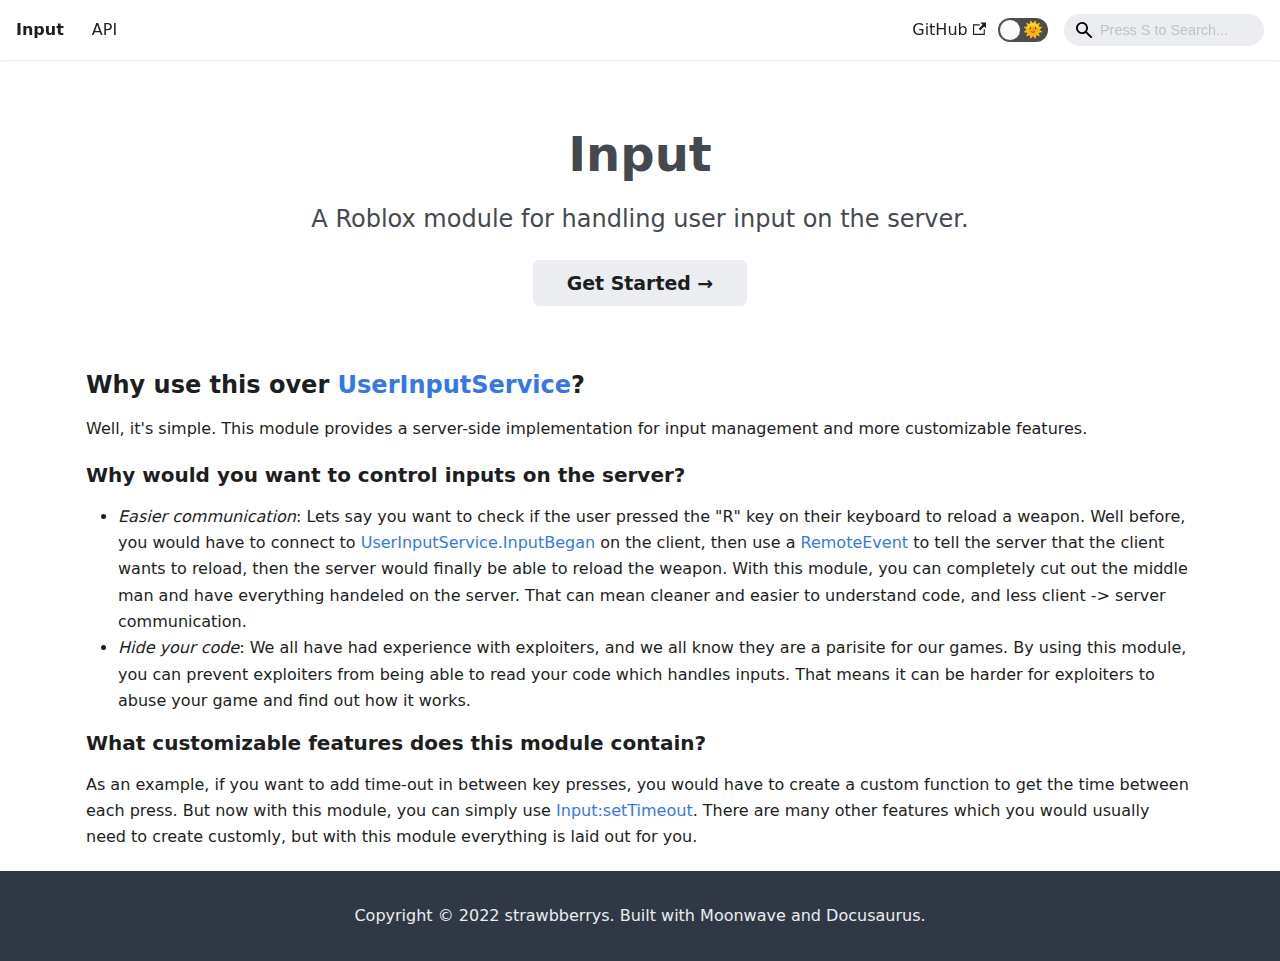
<file: index.html>
<!doctype html>
<html lang="en" dir="ltr">
<head>
<meta charset="UTF-8">
<meta name="viewport" content="width=device-width,initial-scale=1">
<meta name="generator" content="Docusaurus v2.0.0-beta.9">
<title data-react-helmet="true">Input | Input</title><meta data-react-helmet="true" property="og:title" content="Input | Input"><meta data-react-helmet="true" name="twitter:card" content="summary_large_image"><meta data-react-helmet="true" property="og:url" content="https://input.pages.dev//"><meta data-react-helmet="true" name="docusaurus_locale" content="en"><meta data-react-helmet="true" name="docusaurus_tag" content="default"><link data-react-helmet="true" rel="canonical" href="https://input.pages.dev//"><link data-react-helmet="true" rel="alternate" href="https://input.pages.dev//" hreflang="en"><link data-react-helmet="true" rel="alternate" href="https://input.pages.dev//" hreflang="x-default"><script data-react-helmet="true">function maybeInsertBanner(){window.__DOCUSAURUS_INSERT_BASEURL_BANNER&&insertBanner()}function insertBanner(){var n=document.getElementById("docusaurus-base-url-issue-banner-container");if(n){n.innerHTML='\n<div id="docusaurus-base-url-issue-banner" style="border: thick solid red; background-color: rgb(255, 230, 179); margin: 20px; padding: 20px; font-size: 20px;">\n   <p style="font-weight: bold; font-size: 30px;">Your Docusaurus site did not load properly.</p>\n   <p>A very common reason is a wrong site <a href="https://docusaurus.io/docs/docusaurus.config.js/#baseurl" style="font-weight: bold;">baseUrl configuration</a>.</p>\n   <p>Current configured baseUrl = <span style="font-weight: bold; color: red;">/</span>  (default value)</p>\n   <p>We suggest trying baseUrl = <span id="docusaurus-base-url-issue-banner-suggestion-container" style="font-weight: bold; color: green;"></span></p>\n</div>\n';var e=document.getElementById("docusaurus-base-url-issue-banner-suggestion-container"),s=window.location.pathname,r="/"===s.substr(-1)?s:s+"/";e.innerHTML=r}}window.__DOCUSAURUS_INSERT_BASEURL_BANNER=!0,document.addEventListener("DOMContentLoaded",maybeInsertBanner)</script><link rel="stylesheet" href="/assets/css/styles.5b24e4c9.css">
<link rel="preload" href="/assets/js/runtime~main.8851e86d.js" as="script">
<link rel="preload" href="/assets/js/main.554d28ee.js" as="script">
</head>
<body>
<script>!function(){function e(e){document.documentElement.setAttribute("data-theme",e)}var t=function(){var e=null;try{e=localStorage.getItem("theme")}catch(e){}return e}();null!==t?e(t):window.matchMedia("(prefers-color-scheme: dark)").matches?e("dark"):(window.matchMedia("(prefers-color-scheme: light)").matches,e("light"))}()</script><div id="__docusaurus">
<div id="docusaurus-base-url-issue-banner-container"></div><div><a href="#" class="skipToContent_1oUP">Skip to main content</a></div><nav class="navbar navbar--fixed-top"><div class="navbar__inner"><div class="navbar__items"><button aria-label="Navigation bar toggle" class="navbar__toggle clean-btn" type="button" tabindex="0"><svg width="30" height="30" viewBox="0 0 30 30" aria-hidden="true"><path stroke="currentColor" stroke-linecap="round" stroke-miterlimit="10" stroke-width="2" d="M4 7h22M4 15h22M4 23h22"></path></svg></button><a class="navbar__brand" href="/"><b class="navbar__title">Input</b></a><a class="navbar__item navbar__link" href="/api/">API</a></div><div class="navbar__items navbar__items--right"><a href="https://github.com/strawbberrys/Input" target="_blank" rel="noopener noreferrer" class="navbar__item navbar__link"><span>GitHub<svg width="13.5" height="13.5" aria-hidden="true" viewBox="0 0 24 24" class="iconExternalLink_3J9K"><path fill="currentColor" d="M21 13v10h-21v-19h12v2h-10v15h17v-8h2zm3-12h-10.988l4.035 4-6.977 7.07 2.828 2.828 6.977-7.07 4.125 4.172v-11z"></path></svg></span></a><div class="toggle_71bT toggle_3Zt9 toggleDisabled_3cF-"><div class="toggleTrack_32Fl" role="button" tabindex="-1"><div class="toggleTrackCheck_3lV7"><span class="toggleIcon_O4iE">🌜</span></div><div class="toggleTrackX_S2yS"><span class="toggleIcon_O4iE">🌞</span></div><div class="toggleTrackThumb_xI_Z"></div></div><input type="checkbox" class="toggleScreenReader_28Tw" aria-label="Switch between dark and light mode"></div><div class="navbar__search"><span aria-label="expand searchbar" role="button" class="search-icon" tabindex="0"></span><input type="search" id="search_input_react" placeholder="Press S to Search..." aria-label="Search" class="navbar__search-input search-bar"></div></div></div><div role="presentation" class="navbar-sidebar__backdrop"></div></nav><div class="main-wrapper"><header class="hero heroBanner_PAbV"><div class="container"><h1 class="hero__title">Input</h1><p class="hero__subtitle">A Roblox module for handling user input on the server.</p><div class="buttons_2tNn"><a class="button button--secondary button--lg" href="/docs/intro">Get Started →</a></div></div></header><main><div class="container"><h2 id="why-use-this-over-userinputservice">Why use this over <a href="https://developer.roblox.com/en-us/api-reference/class/UserInputService">UserInputService</a>?</h2><p>Well, it&#x27;s simple. This module provides a server-side implementation for input management and more customizable features. </p><h3 id="why-would-you-want-to-control-inputs-on-the-server">Why would you want to control inputs on the server?</h3><ul><li><em>Easier communication</em>: Lets say you want to check if the user pressed the &quot;R&quot; key on their keyboard to reload a weapon. Well before, you would have to connect to <a href="https://developer.roblox.com/en-us/api-reference/event/UserInputService/InputBegan">UserInputService.InputBegan</a> on the client, then use a <a href="https://developer.roblox.com/en-us/api-reference/class/RemoteEvent">RemoteEvent</a> to tell the server that the client wants to reload, then the server would finally be able to reload the weapon. With this module, you can completely cut out the middle man and have everything handeled on the server. That can mean cleaner and easier to understand code, and less client -&gt; server communication.</li><li><em>Hide your code</em>: We all have had experience with exploiters, and we all know they are a parisite for our games. By using this module, you can prevent exploiters from being able to read your code which handles inputs. That means it can be harder for exploiters to abuse your game and find out how it works.</li></ul><h3 id="what-customizable-features-does-this-module-contain">What customizable features does this module contain?</h3><p>As an example, if you want to add time-out in between key presses, you would have to create a custom function to get the time between each press. But now with this module, you can simply use <a href="https://input.pages.dev/api/Input#setTimeout">Input:setTimeout</a>. There are many other features which you would usually need to create customly, but with this module everything is laid out for you.</p></div></main></div><footer class="footer footer--dark"><div class="container"><div class="footer__bottom text--center"><div class="footer__copyright">Copyright © 2022 strawbberrys. Built with Moonwave and Docusaurus.</div></div></div></footer></div>
<script src="/assets/js/runtime~main.8851e86d.js"></script>
<script src="/assets/js/main.554d28ee.js"></script>
</body>
</html>
</file>
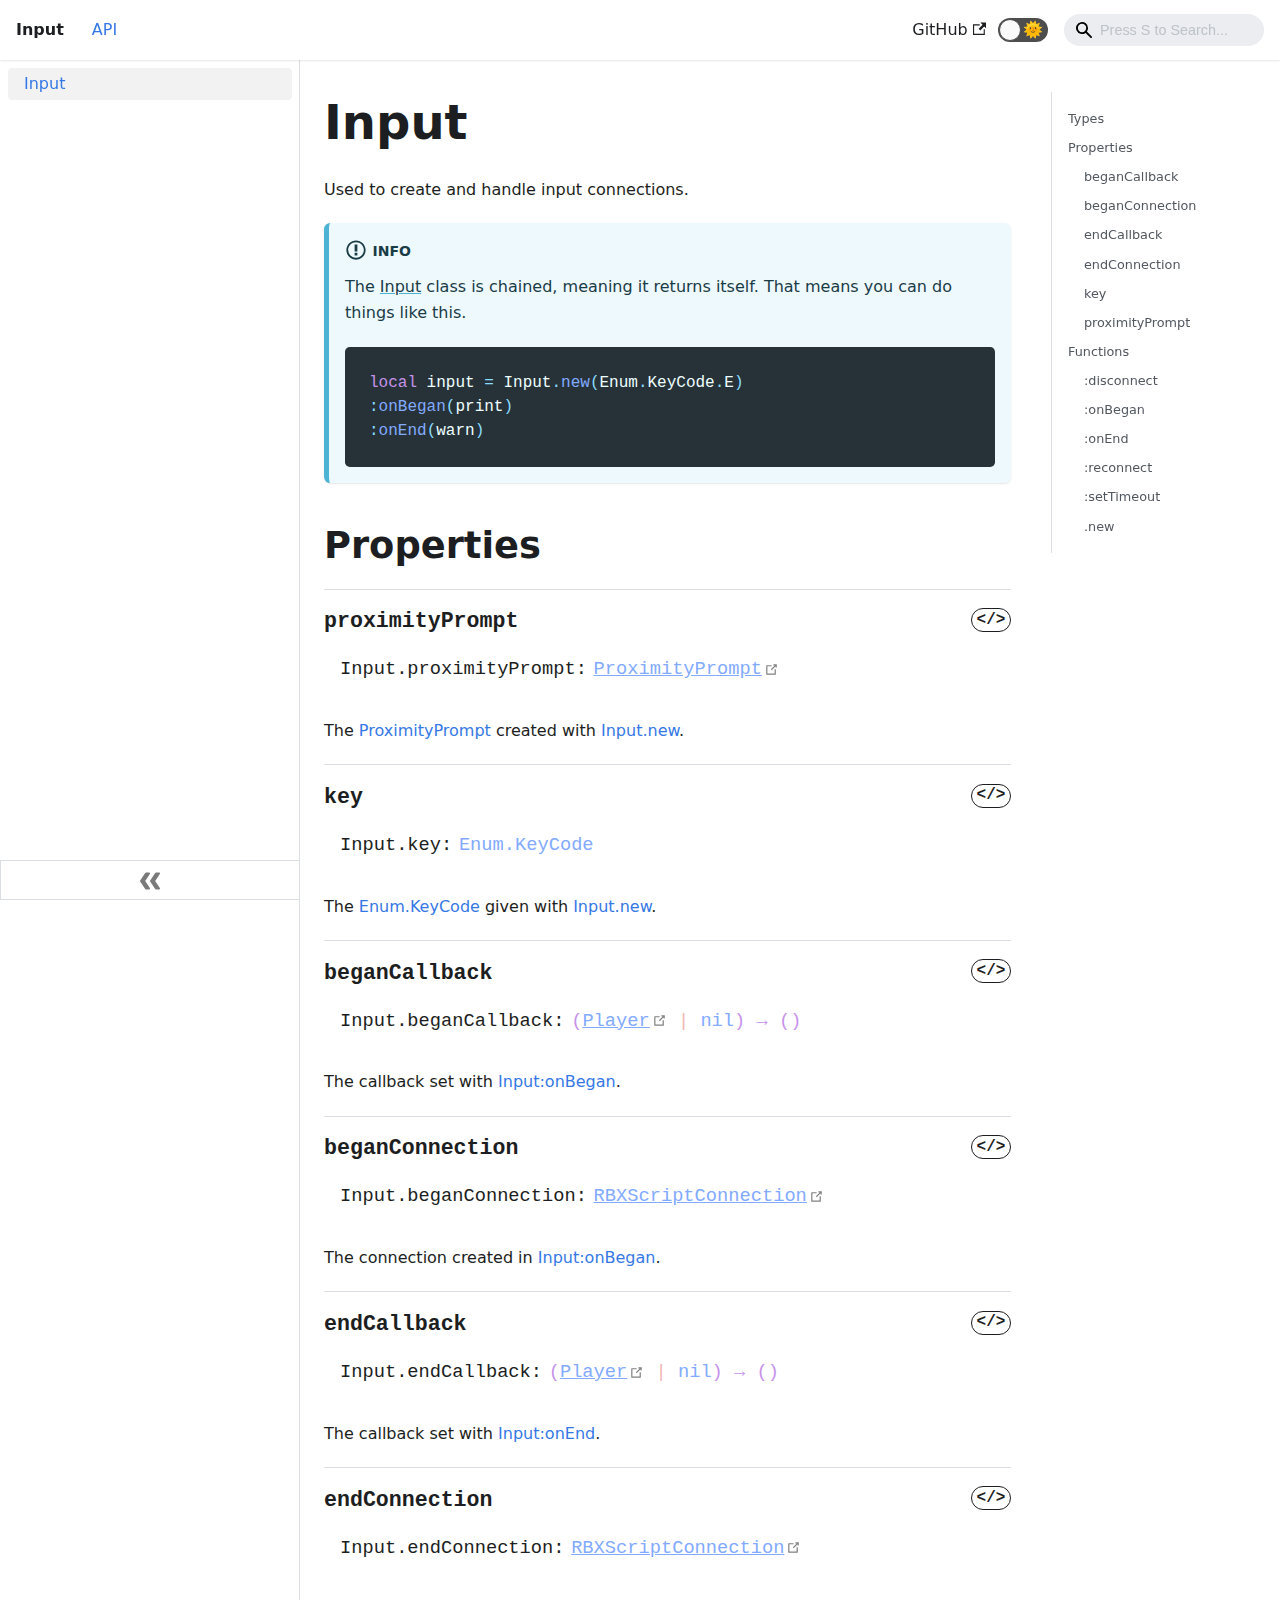
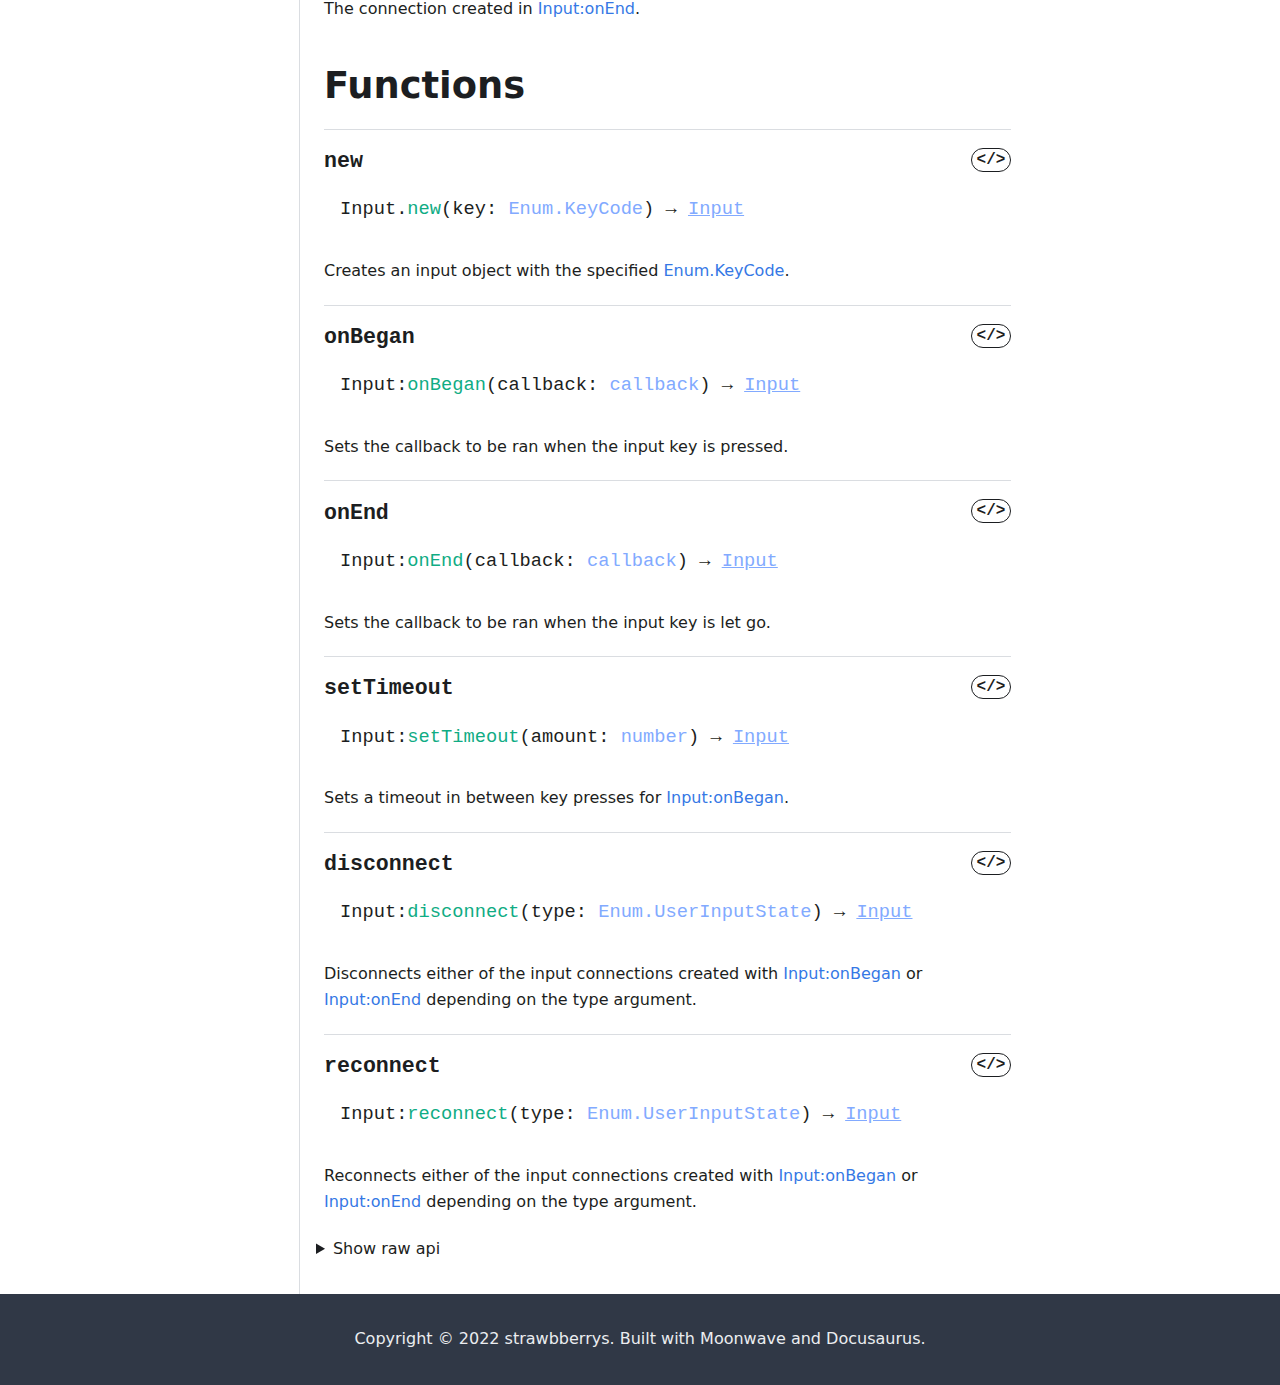
<file: api/index.html>
<!doctype html>
<html>
<head>
<meta charset="UTF-8">
<meta name="viewport" content="width=device-width,initial-scale=1">
<meta name="generator" content="Docusaurus v2.0.0-beta.9">
<title data-react-helmet="true"></title><link rel="stylesheet" href="/assets/css/styles.5b24e4c9.css">
<link rel="preload" href="/assets/js/runtime~main.8851e86d.js" as="script">
<link rel="preload" href="/assets/js/main.554d28ee.js" as="script">
</head>
<body>
<script>!function(){function e(e){document.documentElement.setAttribute("data-theme",e)}var t=function(){var e=null;try{e=localStorage.getItem("theme")}catch(e){}return e}();null!==t?e(t):window.matchMedia("(prefers-color-scheme: dark)").matches?e("dark"):(window.matchMedia("(prefers-color-scheme: light)").matches,e("light"))}()</script><div id="__docusaurus">
</div>
<script src="/assets/js/runtime~main.8851e86d.js"></script>
<script src="/assets/js/main.554d28ee.js"></script>
</body>
</html>
</file>
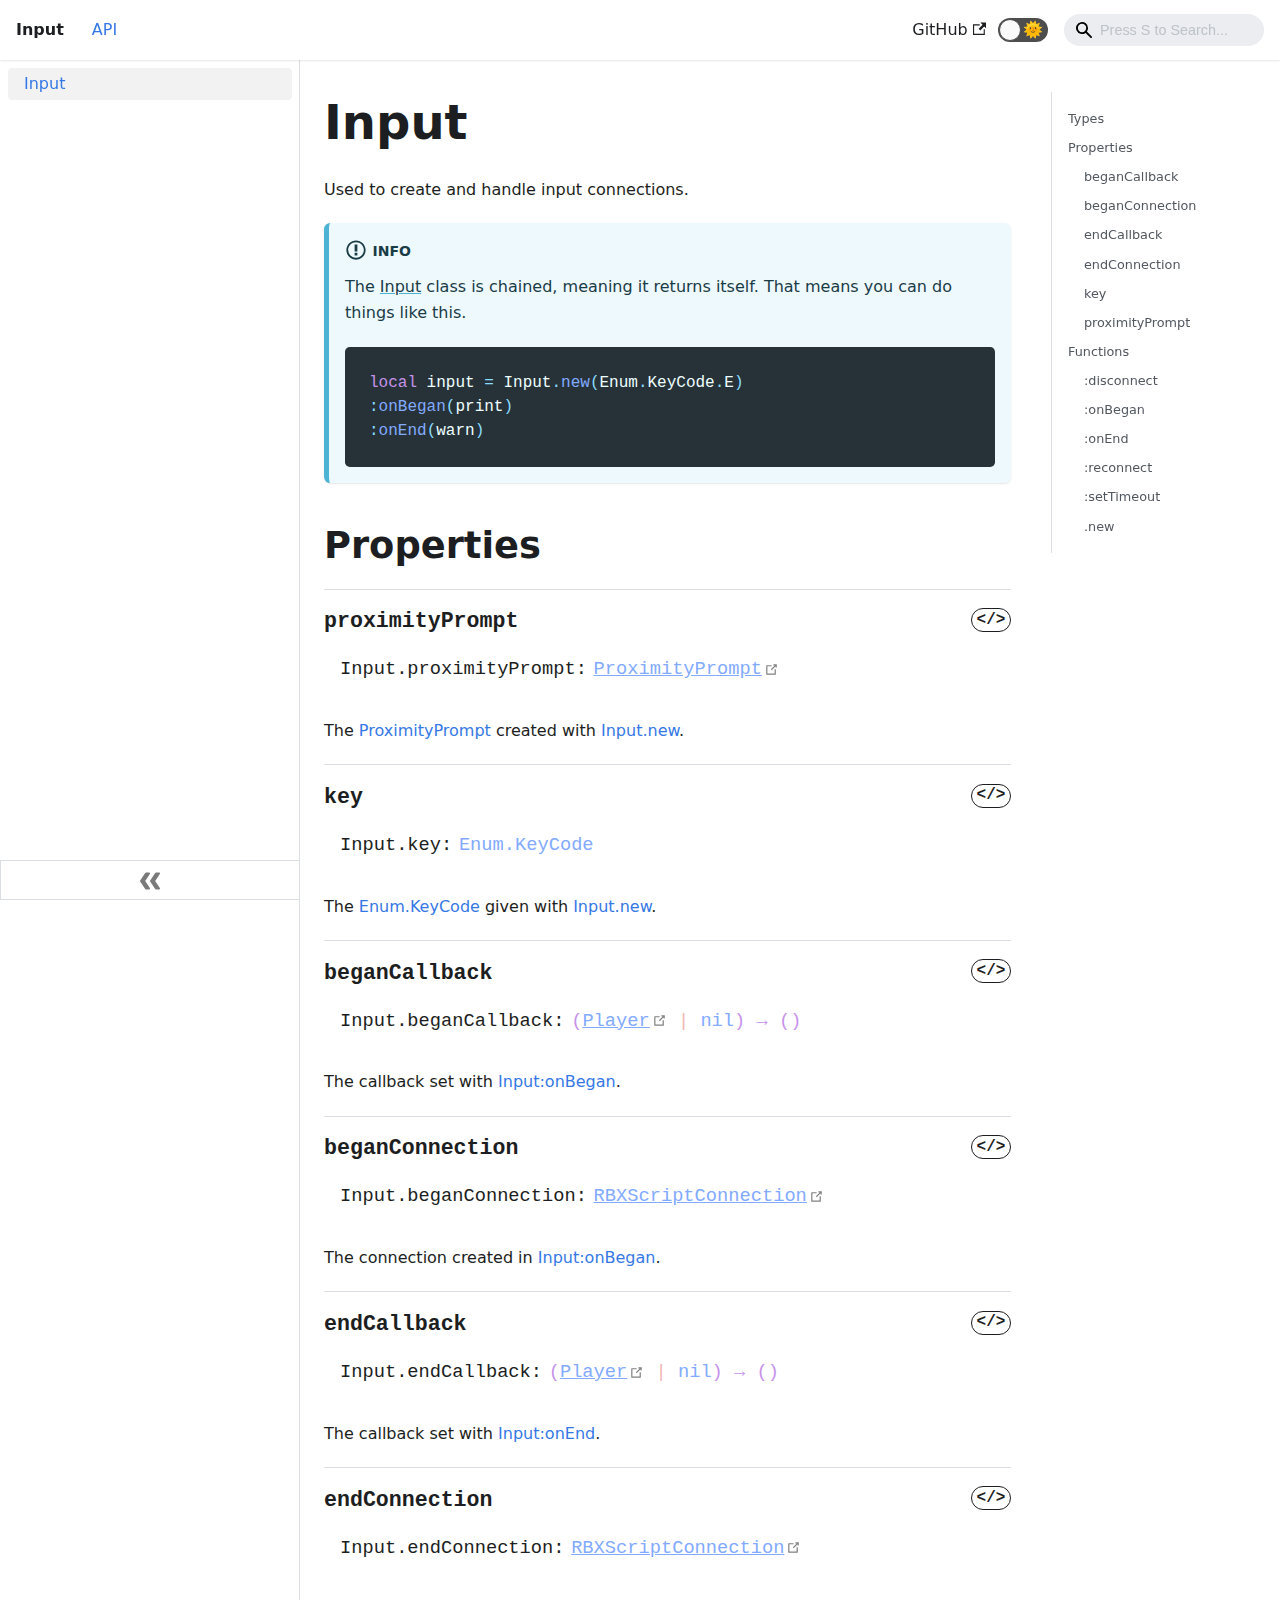
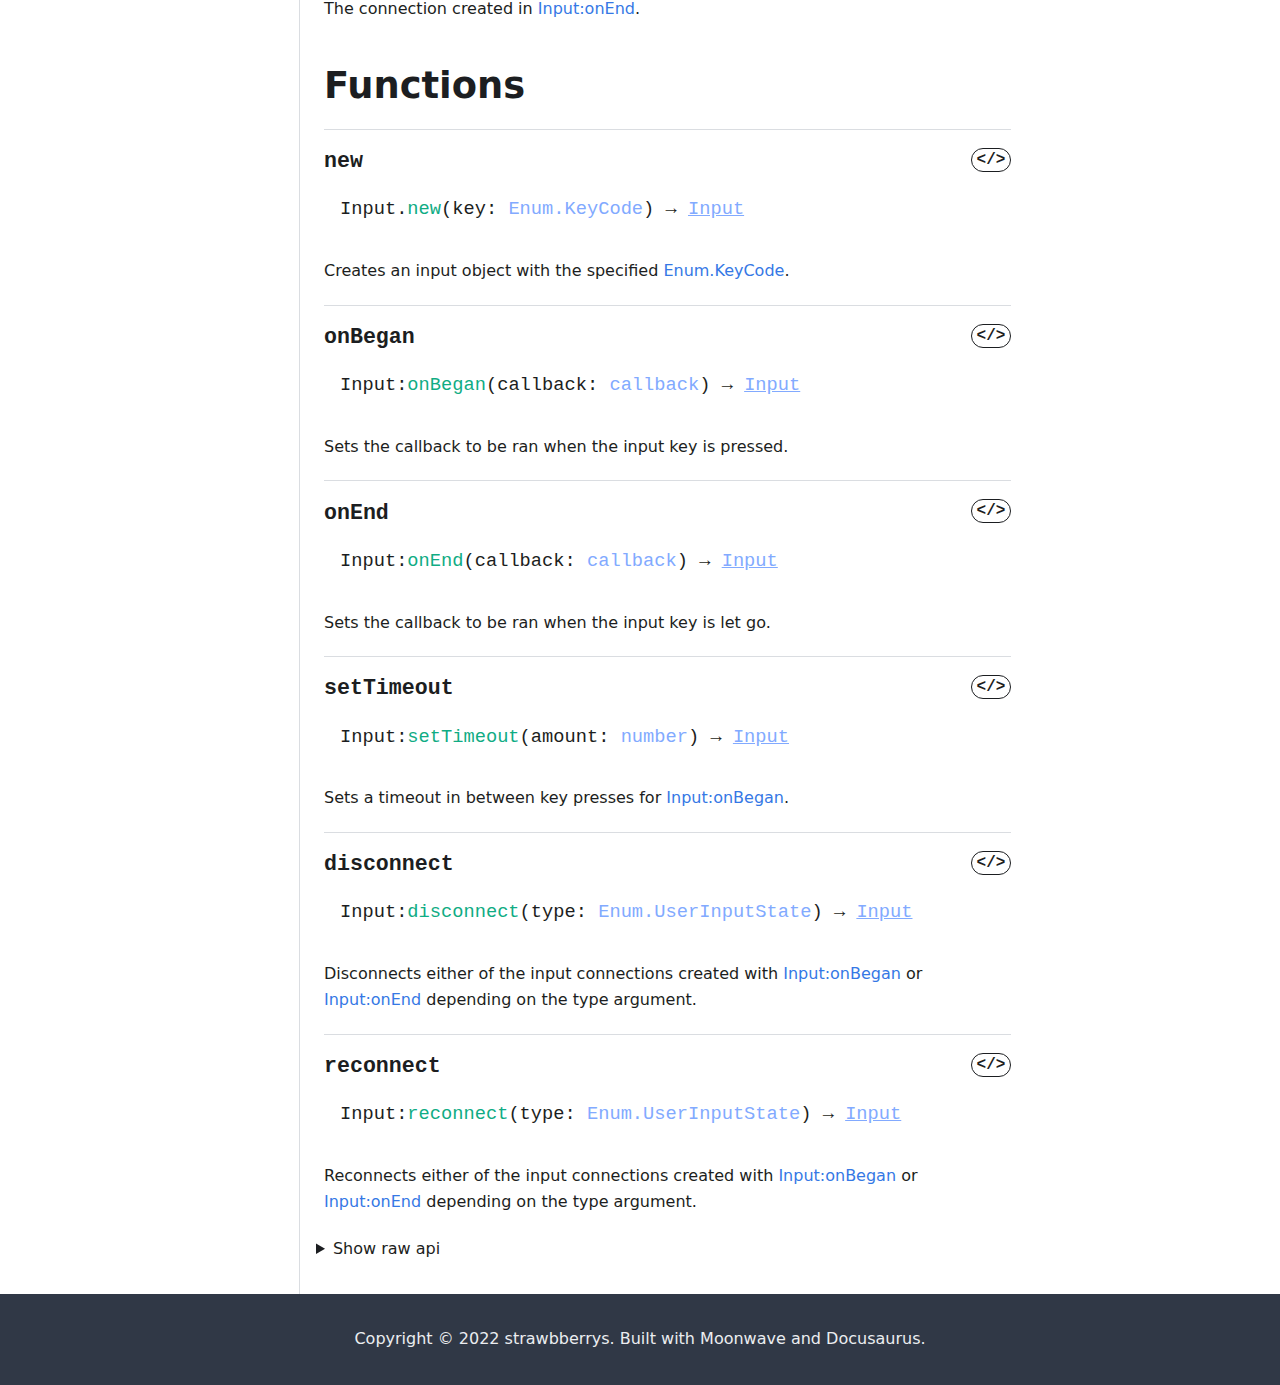
<file: api/Input/index.html>
<!doctype html>
<html lang="en" dir="ltr">
<head>
<meta charset="UTF-8">
<meta name="viewport" content="width=device-width,initial-scale=1">
<meta name="generator" content="Docusaurus v2.0.0-beta.9">
<title data-react-helmet="true">Input | Input</title><meta data-react-helmet="true" property="og:title" content="Input | Input"><meta data-react-helmet="true" name="twitter:card" content="summary_large_image"><meta data-react-helmet="true" name="description" content="Used to create and handle input connections.

:::info
The [Input] class is chained, meaning it returns itself. That means you can do things like this.

```lua
local input = Input.new(Enum.KeyCode.E)
:onBegan(print)
:onEnd(warn)
```
:::"><meta data-react-helmet="true" property="og:description" content="Used to create and handle input connections.

:::info
The [Input] class is chained, meaning it returns itself. That means you can do things like this.

```lua
local input = Input.new(Enum.KeyCode.E)
:onBegan(print)
:onEnd(warn)
```
:::"><meta data-react-helmet="true" property="og:url" content="https://input.pages.dev//api/Input"><meta data-react-helmet="true" name="docusaurus_locale" content="en"><meta data-react-helmet="true" name="docusaurus_tag" content="default"><link data-react-helmet="true" rel="canonical" href="https://input.pages.dev//api/Input"><link data-react-helmet="true" rel="alternate" href="https://input.pages.dev//api/Input" hreflang="en"><link data-react-helmet="true" rel="alternate" href="https://input.pages.dev//api/Input" hreflang="x-default"><link rel="stylesheet" href="/assets/css/styles.5b24e4c9.css">
<link rel="preload" href="/assets/js/runtime~main.8851e86d.js" as="script">
<link rel="preload" href="/assets/js/main.554d28ee.js" as="script">
</head>
<body>
<script>!function(){function e(e){document.documentElement.setAttribute("data-theme",e)}var t=function(){var e=null;try{e=localStorage.getItem("theme")}catch(e){}return e}();null!==t?e(t):window.matchMedia("(prefers-color-scheme: dark)").matches?e("dark"):(window.matchMedia("(prefers-color-scheme: light)").matches,e("light"))}()</script><div id="__docusaurus">
<div><a href="#" class="skipToContent_1oUP">Skip to main content</a></div><nav class="navbar navbar--fixed-top"><div class="navbar__inner"><div class="navbar__items"><button aria-label="Navigation bar toggle" class="navbar__toggle clean-btn" type="button" tabindex="0"><svg width="30" height="30" viewBox="0 0 30 30" aria-hidden="true"><path stroke="currentColor" stroke-linecap="round" stroke-miterlimit="10" stroke-width="2" d="M4 7h22M4 15h22M4 23h22"></path></svg></button><a class="navbar__brand" href="/"><b class="navbar__title">Input</b></a><a aria-current="page" class="navbar__item navbar__link navbar__link--active" href="/api/">API</a></div><div class="navbar__items navbar__items--right"><a href="https://github.com/strawbberrys/Input" target="_blank" rel="noopener noreferrer" class="navbar__item navbar__link"><span>GitHub<svg width="13.5" height="13.5" aria-hidden="true" viewBox="0 0 24 24" class="iconExternalLink_3J9K"><path fill="currentColor" d="M21 13v10h-21v-19h12v2h-10v15h17v-8h2zm3-12h-10.988l4.035 4-6.977 7.07 2.828 2.828 6.977-7.07 4.125 4.172v-11z"></path></svg></span></a><div class="toggle_71bT toggle_3Zt9 toggleDisabled_3cF-"><div class="toggleTrack_32Fl" role="button" tabindex="-1"><div class="toggleTrackCheck_3lV7"><span class="toggleIcon_O4iE">🌜</span></div><div class="toggleTrackX_S2yS"><span class="toggleIcon_O4iE">🌞</span></div><div class="toggleTrackThumb_xI_Z"></div></div><input type="checkbox" class="toggleScreenReader_28Tw" aria-label="Switch between dark and light mode"></div><div class="navbar__search"><span aria-label="expand searchbar" role="button" class="search-icon" tabindex="0"></span><input type="search" id="search_input_react" placeholder="Press S to Search..." aria-label="Search" class="navbar__search-input search-bar"></div></div></div><div role="presentation" class="navbar-sidebar__backdrop"></div></nav><div class="main-wrapper docPageContainer_2Kz0"><div class="docPage_1bdk"><div class="docSidebarContainer_1ykS"><div class="sidebar_15mo"><nav class="menu thin-scrollbar menu_Bmed"><ul class="theme-doc-sidebar-menu menu__list"><li class="theme-doc-sidebar-item-link theme-doc-sidebar-item-link-level-1 menu__list-item"><a class="menu__link menu__link--active" aria-current="page" href="/api/Input">​Input</a></li></ul></nav><button type="button" title="Collapse sidebar" aria-label="Collapse sidebar" class="button button--secondary button--outline collapseSidebarButton_1CGd"><svg width="20" height="20" aria-hidden="true" class="collapseSidebarButtonIcon_3E-R"><g fill="#7a7a7a"><path d="M9.992 10.023c0 .2-.062.399-.172.547l-4.996 7.492a.982.982 0 01-.828.454H1c-.55 0-1-.453-1-1 0-.2.059-.403.168-.551l4.629-6.942L.168 3.078A.939.939 0 010 2.528c0-.548.45-.997 1-.997h2.996c.352 0 .649.18.828.45L9.82 9.472c.11.148.172.347.172.55zm0 0"></path><path d="M19.98 10.023c0 .2-.058.399-.168.547l-4.996 7.492a.987.987 0 01-.828.454h-3c-.547 0-.996-.453-.996-1 0-.2.059-.403.168-.551l4.625-6.942-4.625-6.945a.939.939 0 01-.168-.55 1 1 0 01.996-.997h3c.348 0 .649.18.828.45l4.996 7.492c.11.148.168.347.168.55zm0 0"></path></g></svg></button></div></div><main class="docMainContainer_28N5"><div class="container padding-vert--lg"><div class="row"><div class="col docItemCol_3WPG"><div class="docItemContainer_3XDu"><article><div class="member_qHIL markdown"><div class="tocCollapsible_1PrD theme-doc-toc-mobile tocMobile_3ryM"><button type="button" class="clean-btn tocCollapsibleButton_2O1e">On this page</button></div><header><h1 class="docTitle_1ddc" style="text-decoration:none"><span style="display:inline-block">Input</span></h1><div class="luaClassTags_2Zrs"></div><div>
<p>Used to create and handle input connections.</p>
<div class="admonition admonition-info alert alert--info">
  <div class="admonition-heading">
    <h5><span class="admonition-icon"><svg xmlns="http://www.w3.org/2000/svg" width="14" height="16" viewBox="0 0 14 16">
          <path d="M7 2.3c3.14 0 5.7 2.56 5.7 5.7s-2.56 5.7-5.7 5.7A5.71 5.71 0 0 1 1.3 8c0-3.14 2.56-5.7 5.7-5.7zM7 1C3.14 1 0 4.14 0 8s3.14 7 7 7 7-3.14 7-7-3.14-7-7-7zm1 3H6v5h2V4zm0 6H6v2h2v-2z"></path>
        </svg></span>info</h5>
  </div>
  <div class="admonition-content">
    <p>The <a href="/api/Input">Input</a> class is chained, meaning it returns itself. That means you can do things like this.</p>
    <pre class="language-lua"><code class="language-lua"><span class="token keyword">local</span> input <span class="token operator">=</span> Input<span class="token punctuation">.</span><span class="token function">new</span><span class="token punctuation">(</span>Enum<span class="token punctuation">.</span>KeyCode<span class="token punctuation">.</span>E<span class="token punctuation">)</span>
<span class="token punctuation">:</span><span class="token function">onBegan</span><span class="token punctuation">(</span>print<span class="token punctuation">)</span>
<span class="token punctuation">:</span><span class="token function">onEnd</span><span class="token punctuation">(</span>warn<span class="token punctuation">)</span>
</code></pre>
  </div>
</div>
</div></header><h2 class="anchor anchorWithStickyNavbar_31ik" id="properties">Properties<a aria-hidden="true" class="hash-link" href="#properties" title="Direct link to heading">​</a></h2><div class="divider_3z1R"></div><h3 class="anchor anchorWithStickyNavbar_31ik" id="proximityPrompt"><code style="text-decoration:none">proximityPrompt</code><a aria-hidden="true" class="hash-link" href="#proximityPrompt" title="Direct link to heading">​</a></h3><div class="repositoryDetailsContainer_1UH0"><a class="sourceButton_2aE5" href="https://github.com/strawbberrys/Input/blob/master/src/init.lua#L58"><div class="sourceButtonText_monK">&lt;/&gt;</div></a></div><div class="memberString_P8-X"><code>Input<!-- -->.<!-- -->proximityPrompt<!-- -->:<!-- --> </code> <code class="blue_2Afy"><a style="text-decoration:underline;color:inherit" href="https://developer.roblox.com/en-us/api-reference/class/ProximityPrompt" target="_blank" rel="noopener noreferrer">ProximityPrompt<svg xmlns="http://www.w3.org/2000/svg" aria-hidden="true" x="0px" y="0px" viewBox="0 0 100 100" width="15" height="15" class="icon outbound" style="color:gray;vertical-align:middle;margin-left:2px"><path fill="currentColor" d="M18.8,85.1h56l0,0c2.2,0,4-1.8,4-4v-32h-8v28h-48v-48h28v-8h-32l0,0c-2.2,0-4,1.8-4,4v56C14.8,83.3,16.6,85.1,18.8,85.1z"></path> <polygon fill="currentColor" points="45.7,48.7 51.3,54.3 77.2,28.5 77.2,37.2 85.2,37.2 85.2,14.9 62.8,14.9 62.8,22.9 71.5,22.9"></polygon></svg></a></code></div><div>
<p>The <a href="https://developer.roblox.com/en-us/api-reference/class/ProximityPrompt" target="_blank">ProximityPrompt</a> created with <a href="/api/Input#new">Input.new</a>.</p>
</div><div class="divider_3z1R"></div><h3 class="anchor anchorWithStickyNavbar_31ik" id="key"><code style="text-decoration:none">key</code><a aria-hidden="true" class="hash-link" href="#key" title="Direct link to heading">​</a></h3><div class="repositoryDetailsContainer_1UH0"><a class="sourceButton_2aE5" href="https://github.com/strawbberrys/Input/blob/master/src/init.lua#L65"><div class="sourceButtonText_monK">&lt;/&gt;</div></a></div><div class="memberString_P8-X"><code>Input<!-- -->.<!-- -->key<!-- -->:<!-- --> </code> <code class="blue_2Afy">Enum.KeyCode</code></div><div>
<p>The <a href="https://developer.roblox.com/en-us/api-reference/datatype/Enum#KeyCode" target="_blank">Enum.KeyCode</a> given with <a href="/api/Input#new">Input.new</a>.</p>
</div><div class="divider_3z1R"></div><h3 class="anchor anchorWithStickyNavbar_31ik" id="beganCallback"><code style="text-decoration:none">beganCallback</code><a aria-hidden="true" class="hash-link" href="#beganCallback" title="Direct link to heading">​</a></h3><div class="repositoryDetailsContainer_1UH0"><a class="sourceButton_2aE5" href="https://github.com/strawbberrys/Input/blob/master/src/init.lua#L83"><div class="sourceButtonText_monK">&lt;/&gt;</div></a></div><div class="memberString_P8-X"><code>Input<!-- -->.<!-- -->beganCallback<!-- -->:<!-- --> </code> <code class="purple__nFc">(</code><code class="blue_2Afy"><a style="text-decoration:underline;color:inherit" href="https://developer.roblox.com/en-us/api-reference/class/Player" target="_blank" rel="noopener noreferrer">Player<svg xmlns="http://www.w3.org/2000/svg" aria-hidden="true" x="0px" y="0px" viewBox="0 0 100 100" width="15" height="15" class="icon outbound" style="color:gray;vertical-align:middle;margin-left:2px"><path fill="currentColor" d="M18.8,85.1h56l0,0c2.2,0,4-1.8,4-4v-32h-8v28h-48v-48h28v-8h-32l0,0c-2.2,0-4,1.8-4,4v56C14.8,83.3,16.6,85.1,18.8,85.1z"></path> <polygon fill="currentColor" points="45.7,48.7 51.3,54.3 77.2,28.5 77.2,37.2 85.2,37.2 85.2,14.9 62.8,14.9 62.8,22.9 71.5,22.9"></polygon></svg></a></code><code class="op_1JtD"> | </code><code class="blue_2Afy">nil</code><code class="purple__nFc">)</code><code class="purple__nFc"> → </code><code class="purple__nFc">(</code><code class="purple__nFc">)</code></div><div>
<p>The callback set with <a href="/api/Input#onBegan">Input:onBegan</a>.</p>
</div><div class="divider_3z1R"></div><h3 class="anchor anchorWithStickyNavbar_31ik" id="beganConnection"><code style="text-decoration:none">beganConnection</code><a aria-hidden="true" class="hash-link" href="#beganConnection" title="Direct link to heading">​</a></h3><div class="repositoryDetailsContainer_1UH0"><a class="sourceButton_2aE5" href="https://github.com/strawbberrys/Input/blob/master/src/init.lua#L91"><div class="sourceButtonText_monK">&lt;/&gt;</div></a></div><div class="memberString_P8-X"><code>Input<!-- -->.<!-- -->beganConnection<!-- -->:<!-- --> </code> <code class="blue_2Afy"><a style="text-decoration:underline;color:inherit" href="https://developer.roblox.com/en-us/api-reference/datatype/RBXScriptConnection" target="_blank" rel="noopener noreferrer">RBXScriptConnection<svg xmlns="http://www.w3.org/2000/svg" aria-hidden="true" x="0px" y="0px" viewBox="0 0 100 100" width="15" height="15" class="icon outbound" style="color:gray;vertical-align:middle;margin-left:2px"><path fill="currentColor" d="M18.8,85.1h56l0,0c2.2,0,4-1.8,4-4v-32h-8v28h-48v-48h28v-8h-32l0,0c-2.2,0-4,1.8-4,4v56C14.8,83.3,16.6,85.1,18.8,85.1z"></path> <polygon fill="currentColor" points="45.7,48.7 51.3,54.3 77.2,28.5 77.2,37.2 85.2,37.2 85.2,14.9 62.8,14.9 62.8,22.9 71.5,22.9"></polygon></svg></a></code></div><div>
<p>The connection created in <a href="/api/Input#onBegan">Input:onBegan</a>.</p>
</div><div class="divider_3z1R"></div><h3 class="anchor anchorWithStickyNavbar_31ik" id="endCallback"><code style="text-decoration:none">endCallback</code><a aria-hidden="true" class="hash-link" href="#endCallback" title="Direct link to heading">​</a></h3><div class="repositoryDetailsContainer_1UH0"><a class="sourceButton_2aE5" href="https://github.com/strawbberrys/Input/blob/master/src/init.lua#L110"><div class="sourceButtonText_monK">&lt;/&gt;</div></a></div><div class="memberString_P8-X"><code>Input<!-- -->.<!-- -->endCallback<!-- -->:<!-- --> </code> <code class="purple__nFc">(</code><code class="blue_2Afy"><a style="text-decoration:underline;color:inherit" href="https://developer.roblox.com/en-us/api-reference/class/Player" target="_blank" rel="noopener noreferrer">Player<svg xmlns="http://www.w3.org/2000/svg" aria-hidden="true" x="0px" y="0px" viewBox="0 0 100 100" width="15" height="15" class="icon outbound" style="color:gray;vertical-align:middle;margin-left:2px"><path fill="currentColor" d="M18.8,85.1h56l0,0c2.2,0,4-1.8,4-4v-32h-8v28h-48v-48h28v-8h-32l0,0c-2.2,0-4,1.8-4,4v56C14.8,83.3,16.6,85.1,18.8,85.1z"></path> <polygon fill="currentColor" points="45.7,48.7 51.3,54.3 77.2,28.5 77.2,37.2 85.2,37.2 85.2,14.9 62.8,14.9 62.8,22.9 71.5,22.9"></polygon></svg></a></code><code class="op_1JtD"> | </code><code class="blue_2Afy">nil</code><code class="purple__nFc">)</code><code class="purple__nFc"> → </code><code class="purple__nFc">(</code><code class="purple__nFc">)</code></div><div>
<p>The callback set with <a href="/api/Input#onEnd">Input:onEnd</a>.</p>
</div><div class="divider_3z1R"></div><h3 class="anchor anchorWithStickyNavbar_31ik" id="endConnection"><code style="text-decoration:none">endConnection</code><a aria-hidden="true" class="hash-link" href="#endConnection" title="Direct link to heading">​</a></h3><div class="repositoryDetailsContainer_1UH0"><a class="sourceButton_2aE5" href="https://github.com/strawbberrys/Input/blob/master/src/init.lua#L118"><div class="sourceButtonText_monK">&lt;/&gt;</div></a></div><div class="memberString_P8-X"><code>Input<!-- -->.<!-- -->endConnection<!-- -->:<!-- --> </code> <code class="blue_2Afy"><a style="text-decoration:underline;color:inherit" href="https://developer.roblox.com/en-us/api-reference/datatype/RBXScriptConnection" target="_blank" rel="noopener noreferrer">RBXScriptConnection<svg xmlns="http://www.w3.org/2000/svg" aria-hidden="true" x="0px" y="0px" viewBox="0 0 100 100" width="15" height="15" class="icon outbound" style="color:gray;vertical-align:middle;margin-left:2px"><path fill="currentColor" d="M18.8,85.1h56l0,0c2.2,0,4-1.8,4-4v-32h-8v28h-48v-48h28v-8h-32l0,0c-2.2,0-4,1.8-4,4v56C14.8,83.3,16.6,85.1,18.8,85.1z"></path> <polygon fill="currentColor" points="45.7,48.7 51.3,54.3 77.2,28.5 77.2,37.2 85.2,37.2 85.2,14.9 62.8,14.9 62.8,22.9 71.5,22.9"></polygon></svg></a></code></div><div>
<p>The connection created in <a href="/api/Input#onEnd">Input:onEnd</a>.</p>
</div><h2 class="anchor anchorWithStickyNavbar_31ik" id="functions">Functions<a aria-hidden="true" class="hash-link" href="#functions" title="Direct link to heading">​</a></h2><div class="divider_3z1R"></div><h3 class="anchor anchorWithStickyNavbar_31ik" id="new"><code style="text-decoration:none">new</code><a aria-hidden="true" class="hash-link" href="#new" title="Direct link to heading">​</a></h3><div class="repositoryDetailsContainer_1UH0"><a class="sourceButton_2aE5" href="https://github.com/strawbberrys/Input/blob/master/src/init.lua#L46"><div class="sourceButtonText_monK">&lt;/&gt;</div></a></div><div class="memberString_P8-X"><code>Input<!-- -->.</code><code class="green_3LnD">new</code><code>(</code><code>key<!-- -->: </code><code class="blue_2Afy">Enum.KeyCode</code><code>) → </code><code class="blue_2Afy"><a style="text-decoration:underline;color:inherit" href="/api/Input">Input</a></code></div><div>
<p>Creates an input object with the specified <a href="https://developer.roblox.com/en-us/api-reference/datatype/Enum#KeyCode" target="_blank">Enum.KeyCode</a>.</p>
</div><div class="divider_3z1R"></div><h3 class="anchor anchorWithStickyNavbar_31ik" id="onBegan"><code style="text-decoration:none">onBegan</code><a aria-hidden="true" class="hash-link" href="#onBegan" title="Direct link to heading">​</a></h3><div class="repositoryDetailsContainer_1UH0"><a class="sourceButton_2aE5" href="https://github.com/strawbberrys/Input/blob/master/src/init.lua#L74"><div class="sourceButtonText_monK">&lt;/&gt;</div></a></div><div class="memberString_P8-X"><code>Input<!-- -->:</code><code class="green_3LnD">onBegan</code><code>(</code><code>callback<!-- -->: </code><code class="blue_2Afy">callback</code><code>) → </code><code class="blue_2Afy"><a style="text-decoration:underline;color:inherit" href="/api/Input">Input</a></code></div><div>
<p>Sets the callback to be ran when the input key is pressed.</p>
</div><div class="divider_3z1R"></div><h3 class="anchor anchorWithStickyNavbar_31ik" id="onEnd"><code style="text-decoration:none">onEnd</code><a aria-hidden="true" class="hash-link" href="#onEnd" title="Direct link to heading">​</a></h3><div class="repositoryDetailsContainer_1UH0"><a class="sourceButton_2aE5" href="https://github.com/strawbberrys/Input/blob/master/src/init.lua#L101"><div class="sourceButtonText_monK">&lt;/&gt;</div></a></div><div class="memberString_P8-X"><code>Input<!-- -->:</code><code class="green_3LnD">onEnd</code><code>(</code><code>callback<!-- -->: </code><code class="blue_2Afy">callback</code><code>) → </code><code class="blue_2Afy"><a style="text-decoration:underline;color:inherit" href="/api/Input">Input</a></code></div><div>
<p>Sets the callback to be ran when the input key is let go.</p>
</div><div class="divider_3z1R"></div><h3 class="anchor anchorWithStickyNavbar_31ik" id="setTimeout"><code style="text-decoration:none">setTimeout</code><a aria-hidden="true" class="hash-link" href="#setTimeout" title="Direct link to heading">​</a></h3><div class="repositoryDetailsContainer_1UH0"><a class="sourceButton_2aE5" href="https://github.com/strawbberrys/Input/blob/master/src/init.lua#L128"><div class="sourceButtonText_monK">&lt;/&gt;</div></a></div><div class="memberString_P8-X"><code>Input<!-- -->:</code><code class="green_3LnD">setTimeout</code><code>(</code><code>amount<!-- -->: </code><code class="blue_2Afy">number</code><code>) → </code><code class="blue_2Afy"><a style="text-decoration:underline;color:inherit" href="/api/Input">Input</a></code></div><div>
<p>Sets a timeout in between key presses for <a href="/api/Input#onBegan">Input:onBegan</a>.</p>
</div><div class="divider_3z1R"></div><h3 class="anchor anchorWithStickyNavbar_31ik" id="disconnect"><code style="text-decoration:none">disconnect</code><a aria-hidden="true" class="hash-link" href="#disconnect" title="Direct link to heading">​</a></h3><div class="repositoryDetailsContainer_1UH0"><a class="sourceButton_2aE5" href="https://github.com/strawbberrys/Input/blob/master/src/init.lua#L154"><div class="sourceButtonText_monK">&lt;/&gt;</div></a></div><div class="memberString_P8-X"><code>Input<!-- -->:</code><code class="green_3LnD">disconnect</code><code>(</code><code>type<!-- -->: </code><code class="blue_2Afy">Enum.UserInputState</code><code>) → </code><code class="blue_2Afy"><a style="text-decoration:underline;color:inherit" href="/api/Input">Input</a></code></div><div>
<p>Disconnects either of the input connections created with <a href="/api/Input#onBegan">Input:onBegan</a> or <a href="/api/Input#onEnd">Input:onEnd</a> depending on the type argument.</p>
</div><div class="divider_3z1R"></div><h3 class="anchor anchorWithStickyNavbar_31ik" id="reconnect"><code style="text-decoration:none">reconnect</code><a aria-hidden="true" class="hash-link" href="#reconnect" title="Direct link to heading">​</a></h3><div class="repositoryDetailsContainer_1UH0"><a class="sourceButton_2aE5" href="https://github.com/strawbberrys/Input/blob/master/src/init.lua#L170"><div class="sourceButtonText_monK">&lt;/&gt;</div></a></div><div class="memberString_P8-X"><code>Input<!-- -->:</code><code class="green_3LnD">reconnect</code><code>(</code><code>type<!-- -->: </code><code class="blue_2Afy">Enum.UserInputState</code><code>) → </code><code class="blue_2Afy"><a style="text-decoration:underline;color:inherit" href="/api/Input">Input</a></code></div><div>
<p>Reconnects either of the input connections created with <a href="/api/Input#onBegan">Input:onBegan</a> or <a href="/api/Input#onEnd">Input:onEnd</a> depending on the type argument.</p>
</div></div></article></div><details><summary>Show raw api</summary><pre style="max-width:100%;white-space:pre-wrap">{
    &quot;functions&quot;: [
        {
            &quot;name&quot;: &quot;new&quot;,
            &quot;desc&quot;: &quot;Creates an input object with the specified [Enum.KeyCode].\n\t&quot;,
            &quot;params&quot;: [
                {
                    &quot;name&quot;: &quot;key&quot;,
                    &quot;desc&quot;: &quot;&quot;,
                    &quot;lua_type&quot;: &quot;Enum.KeyCode&quot;
                }
            ],
            &quot;returns&quot;: [
                {
                    &quot;desc&quot;: &quot;&quot;,
                    &quot;lua_type&quot;: &quot;Input&quot;
                }
            ],
            &quot;function_type&quot;: &quot;static&quot;,
            &quot;source&quot;: {
                &quot;line&quot;: 46,
                &quot;path&quot;: &quot;src/init.lua&quot;
            }
        },
        {
            &quot;name&quot;: &quot;onBegan&quot;,
            &quot;desc&quot;: &quot;Sets the callback to be ran when the input key is pressed.\n\t&quot;,
            &quot;params&quot;: [
                {
                    &quot;name&quot;: &quot;callback&quot;,
                    &quot;desc&quot;: &quot;&quot;,
                    &quot;lua_type&quot;: &quot;callback&quot;
                }
            ],
            &quot;returns&quot;: [
                {
                    &quot;desc&quot;: &quot;&quot;,
                    &quot;lua_type&quot;: &quot;Input&quot;
                }
            ],
            &quot;function_type&quot;: &quot;method&quot;,
            &quot;source&quot;: {
                &quot;line&quot;: 74,
                &quot;path&quot;: &quot;src/init.lua&quot;
            }
        },
        {
            &quot;name&quot;: &quot;onEnd&quot;,
            &quot;desc&quot;: &quot;Sets the callback to be ran when the input key is let go.\n\t&quot;,
            &quot;params&quot;: [
                {
                    &quot;name&quot;: &quot;callback&quot;,
                    &quot;desc&quot;: &quot;&quot;,
                    &quot;lua_type&quot;: &quot;callback&quot;
                }
            ],
            &quot;returns&quot;: [
                {
                    &quot;desc&quot;: &quot;&quot;,
                    &quot;lua_type&quot;: &quot;Input&quot;
                }
            ],
            &quot;function_type&quot;: &quot;method&quot;,
            &quot;source&quot;: {
                &quot;line&quot;: 101,
                &quot;path&quot;: &quot;src/init.lua&quot;
            }
        },
        {
            &quot;name&quot;: &quot;setTimeout&quot;,
            &quot;desc&quot;: &quot;Sets a timeout in between key presses for [Input:onBegan].\n\t&quot;,
            &quot;params&quot;: [
                {
                    &quot;name&quot;: &quot;amount&quot;,
                    &quot;desc&quot;: &quot;&quot;,
                    &quot;lua_type&quot;: &quot;number&quot;
                }
            ],
            &quot;returns&quot;: [
                {
                    &quot;desc&quot;: &quot;&quot;,
                    &quot;lua_type&quot;: &quot;Input&quot;
                }
            ],
            &quot;function_type&quot;: &quot;method&quot;,
            &quot;source&quot;: {
                &quot;line&quot;: 128,
                &quot;path&quot;: &quot;src/init.lua&quot;
            }
        },
        {
            &quot;name&quot;: &quot;disconnect&quot;,
            &quot;desc&quot;: &quot;Disconnects either of the input connections created with [Input:onBegan] or [Input:onEnd] depending on the type argument.\n\t&quot;,
            &quot;params&quot;: [
                {
                    &quot;name&quot;: &quot;type&quot;,
                    &quot;desc&quot;: &quot;&quot;,
                    &quot;lua_type&quot;: &quot;Enum.UserInputState&quot;
                }
            ],
            &quot;returns&quot;: [
                {
                    &quot;desc&quot;: &quot;&quot;,
                    &quot;lua_type&quot;: &quot;Input&quot;
                }
            ],
            &quot;function_type&quot;: &quot;method&quot;,
            &quot;source&quot;: {
                &quot;line&quot;: 154,
                &quot;path&quot;: &quot;src/init.lua&quot;
            }
        },
        {
            &quot;name&quot;: &quot;reconnect&quot;,
            &quot;desc&quot;: &quot;Reconnects either of the input connections created with [Input:onBegan] or [Input:onEnd] depending on the type argument.\n\t&quot;,
            &quot;params&quot;: [
                {
                    &quot;name&quot;: &quot;type&quot;,
                    &quot;desc&quot;: &quot;&quot;,
                    &quot;lua_type&quot;: &quot;Enum.UserInputState&quot;
                }
            ],
            &quot;returns&quot;: [
                {
                    &quot;desc&quot;: &quot;&quot;,
                    &quot;lua_type&quot;: &quot;Input&quot;
                }
            ],
            &quot;function_type&quot;: &quot;method&quot;,
            &quot;source&quot;: {
                &quot;line&quot;: 170,
                &quot;path&quot;: &quot;src/init.lua&quot;
            }
        }
    ],
    &quot;properties&quot;: [
        {
            &quot;name&quot;: &quot;proximityPrompt&quot;,
            &quot;desc&quot;: &quot;The [ProximityPrompt] created with [Input.new].\n\t\t&quot;,
            &quot;lua_type&quot;: &quot;ProximityPrompt&quot;,
            &quot;source&quot;: {
                &quot;line&quot;: 58,
                &quot;path&quot;: &quot;src/init.lua&quot;
            }
        },
        {
            &quot;name&quot;: &quot;key&quot;,
            &quot;desc&quot;: &quot;The [Enum.KeyCode] given with [Input.new].\n\t\t&quot;,
            &quot;lua_type&quot;: &quot;Enum.KeyCode&quot;,
            &quot;source&quot;: {
                &quot;line&quot;: 65,
                &quot;path&quot;: &quot;src/init.lua&quot;
            }
        },
        {
            &quot;name&quot;: &quot;beganCallback&quot;,
            &quot;desc&quot;: &quot;The callback set with [Input:onBegan].\n\t\t&quot;,
            &quot;lua_type&quot;: &quot;(Player | nil) -&gt; ()&quot;,
            &quot;source&quot;: {
                &quot;line&quot;: 83,
                &quot;path&quot;: &quot;src/init.lua&quot;
            }
        },
        {
            &quot;name&quot;: &quot;beganConnection&quot;,
            &quot;desc&quot;: &quot;The connection created in [Input:onBegan].\n\t\t&quot;,
            &quot;lua_type&quot;: &quot;RBXScriptConnection&quot;,
            &quot;source&quot;: {
                &quot;line&quot;: 91,
                &quot;path&quot;: &quot;src/init.lua&quot;
            }
        },
        {
            &quot;name&quot;: &quot;endCallback&quot;,
            &quot;desc&quot;: &quot;The callback set with [Input:onEnd].\n\t\t&quot;,
            &quot;lua_type&quot;: &quot;(Player | nil) -&gt; ()&quot;,
            &quot;source&quot;: {
                &quot;line&quot;: 110,
                &quot;path&quot;: &quot;src/init.lua&quot;
            }
        },
        {
            &quot;name&quot;: &quot;endConnection&quot;,
            &quot;desc&quot;: &quot;The connection created in [Input:onEnd].\n\t\t&quot;,
            &quot;lua_type&quot;: &quot;RBXScriptConnection&quot;,
            &quot;source&quot;: {
                &quot;line&quot;: 118,
                &quot;path&quot;: &quot;src/init.lua&quot;
            }
        }
    ],
    &quot;types&quot;: [],
    &quot;name&quot;: &quot;Input&quot;,
    &quot;desc&quot;: &quot;Used to create and handle input connections.\n\n:::info\nThe [Input] class is chained, meaning it returns itself. That means you can do things like this.\n\n```lua\nlocal input = Input.new(Enum.KeyCode.E)\n:onBegan(print)\n:onEnd(warn)\n```\n:::&quot;,
    &quot;source&quot;: {
        &quot;line&quot;: 28,
        &quot;path&quot;: &quot;src/init.lua&quot;
    }
}</pre></details></div><div class="col col--3"><div class="tableOfContents_35-E thin-scrollbar"><ul class="table-of-contents table-of-contents__left-border"><li><a href="#types" class="table-of-contents__link toc-highlight">Types</a></li><li><a href="#properties" class="table-of-contents__link toc-highlight">Properties</a><ul><li><a href="#beganCallback" class="table-of-contents__link toc-highlight">beganCallback</a></li><li><a href="#beganConnection" class="table-of-contents__link toc-highlight">beganConnection</a></li><li><a href="#endCallback" class="table-of-contents__link toc-highlight">endCallback</a></li><li><a href="#endConnection" class="table-of-contents__link toc-highlight">endConnection</a></li><li><a href="#key" class="table-of-contents__link toc-highlight">key</a></li><li><a href="#proximityPrompt" class="table-of-contents__link toc-highlight">proximityPrompt</a></li></ul></li><li><a href="#functions" class="table-of-contents__link toc-highlight">Functions</a><ul><li><a href="#disconnect" class="table-of-contents__link toc-highlight">:disconnect</a></li><li><a href="#onBegan" class="table-of-contents__link toc-highlight">:onBegan</a></li><li><a href="#onEnd" class="table-of-contents__link toc-highlight">:onEnd</a></li><li><a href="#reconnect" class="table-of-contents__link toc-highlight">:reconnect</a></li><li><a href="#setTimeout" class="table-of-contents__link toc-highlight">:setTimeout</a></li><li><a href="#new" class="table-of-contents__link toc-highlight">.new</a></li></ul></li></ul></div></div></div></div></main></div></div><footer class="footer footer--dark"><div class="container"><div class="footer__bottom text--center"><div class="footer__copyright">Copyright © 2022 strawbberrys. Built with Moonwave and Docusaurus.</div></div></div></footer></div>
<script src="/assets/js/runtime~main.8851e86d.js"></script>
<script src="/assets/js/main.554d28ee.js"></script>
</body>
</html>
</file>
<file: assets/css/styles.5b24e4c9.css>
.container,.row .col{padding:0 var(--ifm-spacing-horizontal);width:100%}.row .col,img{max-width:100%}.markdown>h2,.markdown>h3,.markdown>h4,.markdown>h5,.markdown>h6{margin-bottom:calc(var(--ifm-heading-vertical-rhythm-bottom)*var(--ifm-leading))}body,ol ol,ol ul,ul ol,ul ul{margin:0}blockquote,pre{margin:0 0 var(--ifm-spacing-vertical)}.breadcrumbs__link,.button{transition-timing-function:var(--ifm-transition-timing-default)}.button,code{vertical-align:middle}.button--outline.button--active,.button--outline:active,.button--outline:hover,:root{--ifm-button-color:var(--ifm-font-color-base-inverse)}.avatar__photo,.card,.text--truncate{overflow:hidden}.navbar__title,.text--truncate{text-overflow:ellipsis;white-space:nowrap}.navbar--dark,:root{--ifm-navbar-link-hover-color:var(--ifm-color-primary)}.menu,.navbar-sidebar{overflow-x:hidden}:root,html[data-theme=dark]{--ifm-color-emphasis-500:var(--ifm-color-gray-500)}.admonition-icon svg,.alert__icon svg{fill:var(--ifm-alert-foreground-color)}.button,.dropdown__link,.navbar__title,.searchbox,.text--truncate{white-space:nowrap}*,.algolia-autocomplete .ds-dropdown-menu *,.searchbox,.searchbox__input{box-sizing:border-box}.searchbox__reset:focus,.searchbox__submit:focus,body:not(.navigation-with-keyboard) :not(input):focus{outline:0}.markdown li,body{word-wrap:break-word}.toggle_71bT,html{-webkit-tap-highlight-color:transparent}:root{--ifm-color-scheme:light;--ifm-dark-value:10%;--ifm-darker-value:15%;--ifm-darkest-value:30%;--ifm-light-value:15%;--ifm-lighter-value:30%;--ifm-lightest-value:50%;--ifm-contrast-background-value:90%;--ifm-contrast-foreground-value:70%;--ifm-contrast-background-dark-value:70%;--ifm-contrast-foreground-dark-value:90%;--ifm-color-primary:#3578e5;--ifm-color-secondary:#ebedf0;--ifm-color-success:#00a400;--ifm-color-info:#54c7ec;--ifm-color-warning:#ffba00;--ifm-color-danger:#fa383e;--ifm-color-primary-dark:#306cce;--ifm-color-primary-darker:#2d66c3;--ifm-color-primary-darkest:#2554a0;--ifm-color-primary-light:#538ce9;--ifm-color-primary-lighter:#72a1ed;--ifm-color-primary-lightest:#9abcf2;--ifm-color-primary-contrast-background:#ebf2fc;--ifm-color-primary-contrast-foreground:#102445;--ifm-color-secondary-dark:#d4d5d8;--ifm-color-secondary-darker:#c8c9cc;--ifm-color-secondary-darkest:#a4a6a8;--ifm-color-secondary-light:#eef0f2;--ifm-color-secondary-lighter:#f1f2f5;--ifm-color-secondary-lightest:#f5f6f8;--ifm-color-secondary-contrast-background:#fdfdfe;--ifm-color-secondary-contrast-foreground:#474748;--ifm-color-success-dark:#009400;--ifm-color-success-darker:#008b00;--ifm-color-success-darkest:#007300;--ifm-color-success-light:#26b226;--ifm-color-success-lighter:#4dbf4d;--ifm-color-success-lightest:#80d280;--ifm-color-success-contrast-background:#e6f6e6;--ifm-color-success-contrast-foreground:#003100;--ifm-color-info-dark:#4cb3d4;--ifm-color-info-darker:#47a9c9;--ifm-color-info-darkest:#3b8ba5;--ifm-color-info-light:#6ecfef;--ifm-color-info-lighter:#87d8f2;--ifm-color-info-lightest:#aae3f6;--ifm-color-info-contrast-background:#eef9fd;--ifm-color-info-contrast-foreground:#193c47;--ifm-color-warning-dark:#e6a700;--ifm-color-warning-darker:#d99e00;--ifm-color-warning-darkest:#b38200;--ifm-color-warning-light:#ffc426;--ifm-color-warning-lighter:#ffcf4d;--ifm-color-warning-lightest:#ffdd80;--ifm-color-warning-contrast-background:#fff8e6;--ifm-color-warning-contrast-foreground:#4d3800;--ifm-color-danger-dark:#e13238;--ifm-color-danger-darker:#d53035;--ifm-color-danger-darkest:#af272b;--ifm-color-danger-light:#fb565b;--ifm-color-danger-lighter:#fb7478;--ifm-color-danger-lightest:#fd9c9f;--ifm-color-danger-contrast-background:#ffebec;--ifm-color-danger-contrast-foreground:#4b1113;--ifm-color-white:#fff;--ifm-color-black:#000;--ifm-color-gray-0:var(--ifm-color-white);--ifm-color-gray-100:#f5f6f7;--ifm-color-gray-200:#ebedf0;--ifm-color-gray-300:#dadde1;--ifm-color-gray-400:#ccd0d5;--ifm-color-gray-500:#bec3c9;--ifm-color-gray-600:#8d949e;--ifm-color-gray-700:#606770;--ifm-color-gray-800:#444950;--ifm-color-gray-900:#1c1e21;--ifm-color-gray-1000:var(--ifm-color-black);--ifm-color-emphasis-0:var(--ifm-color-gray-0);--ifm-color-emphasis-100:var(--ifm-color-gray-100);--ifm-color-emphasis-200:var(--ifm-color-gray-200);--ifm-color-emphasis-300:var(--ifm-color-gray-300);--ifm-color-emphasis-400:var(--ifm-color-gray-400);--ifm-color-emphasis-600:var(--ifm-color-gray-600);--ifm-color-emphasis-700:var(--ifm-color-gray-700);--ifm-color-emphasis-800:var(--ifm-color-gray-800);--ifm-color-emphasis-900:var(--ifm-color-gray-900);--ifm-color-emphasis-1000:var(--ifm-color-gray-1000);--ifm-color-content:var(--ifm-color-emphasis-900);--ifm-color-content-inverse:var(--ifm-color-emphasis-0);--ifm-color-content-secondary:#525860;--ifm-background-color:transparent;--ifm-background-surface-color:var(--ifm-color-content-inverse);--ifm-global-border-width:1px;--ifm-global-radius:0.4rem;--ifm-hover-overlay:rgba(0,0,0,.05);--ifm-font-color-base:var(--ifm-color-content);--ifm-font-color-base-inverse:var(--ifm-color-content-inverse);--ifm-font-color-secondary:var(--ifm-color-content-secondary);--ifm-font-family-base:system-ui,-apple-system,Segoe UI,Roboto,Ubuntu,Cantarell,Noto Sans,sans-serif,BlinkMacSystemFont,"Segoe UI",Helvetica,Arial,sans-serif,"Apple Color Emoji","Segoe UI Emoji","Segoe UI Symbol";--ifm-font-family-monospace:SFMono-Regular,Menlo,Monaco,Consolas,"Liberation Mono","Courier New",monospace;--ifm-font-size-base:100%;--ifm-font-weight-light:300;--ifm-font-weight-normal:400;--ifm-font-weight-semibold:500;--ifm-font-weight-bold:700;--ifm-font-weight-base:var(--ifm-font-weight-normal);--ifm-line-height-base:1.65;--ifm-global-spacing:1rem;--ifm-spacing-vertical:var(--ifm-global-spacing);--ifm-spacing-horizontal:var(--ifm-global-spacing);--ifm-transition-fast:200ms;--ifm-transition-slow:400ms;--ifm-transition-timing-default:cubic-bezier(0.08,0.52,0.52,1);--ifm-global-shadow-lw:0 1px 2px 0 rgba(0,0,0,.1);--ifm-global-shadow-md:0 5px 40px rgba(0,0,0,.2);--ifm-global-shadow-tl:0 12px 28px 0 rgba(0,0,0,.2),0 2px 4px 0 rgba(0,0,0,.1);--ifm-z-index-dropdown:2;--ifm-z-index-fixed:3;--ifm-z-index-overlay:4;--ifm-container-width:1140px;--ifm-container-width-xl:1320px;--ifm-code-background:#f6f7f8;--ifm-code-border-radius:var(--ifm-global-radius);--ifm-code-font-size:90%;--ifm-code-padding-horizontal:0.1rem;--ifm-code-padding-vertical:0.1rem;--ifm-pre-background:var(--ifm-color-emphasis-100);--ifm-pre-border-radius:var(--ifm-code-border-radius);--ifm-pre-color:inherit;--ifm-pre-line-height:1.45;--ifm-pre-padding:1rem;--ifm-heading-color:inherit;--ifm-heading-margin-top:0;--ifm-heading-margin-bottom:var(--ifm-spacing-vertical);--ifm-heading-font-family:var(--ifm-font-family-base);--ifm-heading-font-weight:var(--ifm-font-weight-bold);--ifm-heading-line-height:1.25;--ifm-h1-font-size:2rem;--ifm-h2-font-size:1.5rem;--ifm-h3-font-size:1.25rem;--ifm-h4-font-size:1rem;--ifm-h5-font-size:0.875rem;--ifm-h6-font-size:0.85rem;--ifm-image-alignment-padding:1.25rem;--ifm-leading-desktop:1.25;--ifm-leading:calc(var(--ifm-leading-desktop)*1rem);--ifm-list-left-padding:2rem;--ifm-list-margin:1rem;--ifm-list-item-margin:0.25rem;--ifm-list-paragraph-margin:1rem;--ifm-table-cell-padding:0.75rem;--ifm-table-background:transparent;--ifm-table-stripe-background:var(--ifm-color-emphasis-100);--ifm-table-border-width:1px;--ifm-table-border-color:var(--ifm-color-emphasis-300);--ifm-table-head-background:inherit;--ifm-table-head-color:inherit;--ifm-table-head-font-weight:var(--ifm-font-weight-bold);--ifm-table-cell-color:inherit;--ifm-link-color:var(--ifm-color-primary);--ifm-link-decoration:none;--ifm-link-hover-color:var(--ifm-link-color);--ifm-link-hover-decoration:underline;--ifm-paragraph-margin-bottom:var(--ifm-leading);--ifm-blockquote-font-size:var(--ifm-font-size-base);--ifm-blockquote-border-left-width:2px;--ifm-blockquote-padding-horizontal:var(--ifm-spacing-horizontal);--ifm-blockquote-padding-vertical:0;--ifm-blockquote-shadow:none;--ifm-blockquote-color:var(--ifm-color-emphasis-800);--ifm-blockquote-border-color:var(--ifm-color-emphasis-300);--ifm-hr-border-color:var(--ifm-color-emphasis-500);--ifm-hr-border-width:1px;--ifm-hr-margin-vertical:1.5rem;--ifm-scrollbar-size:7px;--ifm-scrollbar-track-background-color:#f1f1f1;--ifm-scrollbar-thumb-background-color:silver;--ifm-scrollbar-thumb-hover-background-color:#a7a7a7;--ifm-alert-background-color:inherit;--ifm-alert-border-color:inherit;--ifm-alert-border-radius:var(--ifm-global-radius);--ifm-alert-border-width:0px;--ifm-alert-border-left-width:5px;--ifm-alert-color:var(--ifm-font-color-base);--ifm-alert-padding-horizontal:var(--ifm-spacing-horizontal);--ifm-alert-padding-vertical:var(--ifm-spacing-vertical);--ifm-alert-shadow:var(--ifm-global-shadow-lw);--ifm-avatar-intro-margin:1rem;--ifm-avatar-intro-alignment:inherit;--ifm-avatar-photo-size-sm:2rem;--ifm-avatar-photo-size-md:3rem;--ifm-avatar-photo-size-lg:4rem;--ifm-avatar-photo-size-xl:6rem;--ifm-badge-background-color:inherit;--ifm-badge-border-color:inherit;--ifm-badge-border-radius:var(--ifm-global-radius);--ifm-badge-border-width:var(--ifm-global-border-width);--ifm-badge-color:var(--ifm-color-white);--ifm-badge-padding-horizontal:calc(var(--ifm-spacing-horizontal)*0.5);--ifm-badge-padding-vertical:calc(var(--ifm-spacing-vertical)*0.25);--ifm-breadcrumb-border-radius:1.5rem;--ifm-breadcrumb-spacing:0.0625rem;--ifm-breadcrumb-color-active:var(--ifm-color-primary);--ifm-breadcrumb-item-background-active:var(--ifm-hover-overlay);--ifm-breadcrumb-padding-horizontal:1rem;--ifm-breadcrumb-padding-vertical:0.5rem;--ifm-breadcrumb-size-multiplier:1;--ifm-breadcrumb-separator:url('data:image/svg+xml;utf8,<svg xmlns="http://www.w3.org/2000/svg" x="0px" y="0px" viewBox="0 0 256 256"><g><g><polygon points="79.093,0 48.907,30.187 146.72,128 48.907,225.813 79.093,256 207.093,128"/></g></g><g></g><g></g><g></g><g></g><g></g><g></g><g></g><g></g><g></g><g></g><g></g><g></g><g></g><g></g><g></g></svg>');--ifm-breadcrumb-separator-filter:none;--ifm-breadcrumb-separator-size:0.5rem;--ifm-breadcrumb-separator-size-multiplier:1.25;--ifm-button-background-color:inherit;--ifm-button-border-color:var(--ifm-button-background-color);--ifm-button-border-width:var(--ifm-global-border-width);--ifm-button-font-weight:var(--ifm-font-weight-bold);--ifm-button-padding-horizontal:1.5rem;--ifm-button-padding-vertical:0.375rem;--ifm-button-size-multiplier:1;--ifm-button-transition-duration:var(--ifm-transition-fast);--ifm-button-border-radius:calc(var(--ifm-global-radius)*var(--ifm-button-size-multiplier));--ifm-button-group-margin:2px;--ifm-card-background-color:var(--ifm-background-surface-color);--ifm-card-border-radius:calc(var(--ifm-global-radius)*2);--ifm-card-horizontal-spacing:var(--ifm-global-spacing);--ifm-card-vertical-spacing:var(--ifm-global-spacing);--ifm-toc-border-color:var(--ifm-color-emphasis-300);--ifm-toc-link-color:var(--ifm-color-content-secondary);--ifm-toc-padding-vertical:0.5rem;--ifm-toc-padding-horizontal:0.5rem;--ifm-dropdown-background-color:var(--ifm-background-surface-color);--ifm-dropdown-font-weight:var(--ifm-font-weight-semibold);--ifm-dropdown-link-color:var(--ifm-font-color-base);--ifm-dropdown-hover-background-color:var(--ifm-hover-overlay);--ifm-footer-background-color:var(--ifm-color-emphasis-100);--ifm-footer-color:inherit;--ifm-footer-link-color:var(--ifm-color-emphasis-700);--ifm-footer-link-hover-color:var(--ifm-color-primary);--ifm-footer-link-horizontal-spacing:0.5rem;--ifm-footer-padding-horizontal:calc(var(--ifm-spacing-horizontal)*2);--ifm-footer-padding-vertical:calc(var(--ifm-spacing-vertical)*2);--ifm-footer-title-color:inherit;--ifm-hero-background-color:var(--ifm-background-surface-color);--ifm-hero-text-color:var(--ifm-color-emphasis-800);--ifm-menu-color:var(--ifm-color-emphasis-700);--ifm-menu-color-active:var(--ifm-color-primary);--ifm-menu-color-background-active:var(--ifm-hover-overlay);--ifm-menu-color-background-hover:var(--ifm-hover-overlay);--ifm-menu-link-padding-horizontal:1rem;--ifm-menu-link-padding-vertical:0.375rem;--ifm-menu-link-sublist-icon:url('data:image/svg+xml;utf8,<svg xmlns="http://www.w3.org/2000/svg" width="16px" height="16px" viewBox="0 0 24 24"><path fill="rgba(0,0,0,0.5)" d="M7.41 15.41L12 10.83l4.59 4.58L18 14l-6-6-6 6z"></path></svg>');--ifm-menu-link-sublist-icon-filter:none;--ifm-navbar-background-color:var(--ifm-background-surface-color);--ifm-navbar-height:3.75rem;--ifm-navbar-item-padding-horizontal:0.75rem;--ifm-navbar-item-padding-vertical:0.25rem;--ifm-navbar-link-color:var(--ifm-font-color-base);--ifm-navbar-link-active-color:var(--ifm-link-color);--ifm-navbar-padding-horizontal:var(--ifm-spacing-horizontal);--ifm-navbar-padding-vertical:calc(var(--ifm-spacing-vertical)*0.5);--ifm-navbar-shadow:var(--ifm-global-shadow-lw);--ifm-navbar-search-input-background-color:var(--ifm-color-emphasis-200);--ifm-navbar-search-input-color:var(--ifm-color-emphasis-800);--ifm-navbar-search-input-placeholder-color:var(--ifm-color-emphasis-500);--ifm-navbar-search-input-icon:url('data:image/svg+xml;utf8,<svg fill="currentColor" xmlns="http://www.w3.org/2000/svg" viewBox="0 0 16 16" height="16px" width="16px"><path d="M6.02945,10.20327a4.17382,4.17382,0,1,1,4.17382-4.17382A4.15609,4.15609,0,0,1,6.02945,10.20327Zm9.69195,4.2199L10.8989,9.59979A5.88021,5.88021,0,0,0,12.058,6.02856,6.00467,6.00467,0,1,0,9.59979,10.8989l4.82338,4.82338a.89729.89729,0,0,0,1.29912,0,.89749.89749,0,0,0-.00087-1.29909Z" /></svg>');--ifm-navbar-sidebar-width:83vw;--ifm-pagination-border-radius:calc(var(--ifm-global-radius)*var(--ifm-pagination-size-multiplier));--ifm-pagination-color-active:var(--ifm-color-primary);--ifm-pagination-font-size:1rem;--ifm-pagination-item-active-background:var(--ifm-hover-overlay);--ifm-pagination-page-spacing:0.0625rem;--ifm-pagination-padding-horizontal:calc(var(--ifm-spacing-horizontal)*1);--ifm-pagination-padding-vertical:calc(var(--ifm-spacing-vertical)*0.25);--ifm-pagination-size-multiplier:1;--ifm-pagination-nav-border-radius:var(--ifm-global-radius);--ifm-pagination-nav-color-hover:var(--ifm-color-primary);--ifm-pills-color-active:var(--ifm-color-primary);--ifm-pills-color-background-active:var(--ifm-hover-overlay);--ifm-pills-spacing:0.0625rem;--ifm-tabs-color:var(--ifm-font-color-secondary);--ifm-tabs-color-active:var(--ifm-color-primary);--ifm-tabs-color-active-border:var(--ifm-tabs-color-active);--ifm-tabs-padding-horizontal:1rem;--ifm-tabs-padding-vertical:1rem;--ifm-tabs-spacing:0.0625rem;--collapse-button-bg-color-dark:#2e333a;--docusaurus-announcement-bar-height:auto;--doc-sidebar-width:300px;--doc-sidebar-hidden-width:30px;--op-color:#f0b6b6}.badge--danger,.badge--info,.badge--primary,.badge--secondary,.badge--success,.badge--warning{--ifm-badge-border-color:var(--ifm-badge-background-color)}.button--link,.button--outline{--ifm-button-background-color:transparent}html{-webkit-font-smoothing:antialiased;text-rendering:optimizelegibility;-webkit-text-size-adjust:100%;text-size-adjust:100%;background-color:var(--ifm-background-color);color:var(--ifm-font-color-base);color-scheme:var(--ifm-color-scheme);font:var(--ifm-font-size-base)/var(--ifm-line-height-base) var(--ifm-font-family-base)}iframe{border:0;color-scheme:auto}.container{margin:0 auto;max-width:var(--ifm-container-width)}.padding-bottom--none,.padding-vert--none{padding-bottom:0!important}.padding-top--none,.padding-vert--none{padding-top:0!important}.padding-horiz--none,.padding-left--none{padding-left:0!important}.padding-horiz--none,.padding-right--none{padding-right:0!important}.container--fluid{max-width:inherit}.row{display:flex;flex-direction:row;flex-wrap:wrap;margin:0 calc(var(--ifm-spacing-horizontal)*-1)}.margin-bottom--none,.margin-vert--none,.markdown>:last-child{margin-bottom:0!important}.margin-top--none,.margin-vert--none{margin-top:0!important}.row .col{--ifm-col-width:100%;flex:1 0;margin-left:0}.row .col[class*=col--]{flex:0 0 var(--ifm-col-width);max-width:var(--ifm-col-width)}.row .col.col--1{--ifm-col-width:8.33333%}.row .col.col--offset-1{margin-left:8.33333%}.row .col.col--2{--ifm-col-width:16.66667%}.row .col.col--offset-2{margin-left:16.66667%}.row .col.col--3{--ifm-col-width:25%}.row .col.col--offset-3{margin-left:25%}.row .col.col--4{--ifm-col-width:33.33333%}.row .col.col--offset-4{margin-left:33.33333%}.row .col.col--5{--ifm-col-width:41.66667%}.row .col.col--offset-5{margin-left:41.66667%}.row .col.col--6{--ifm-col-width:50%}.row .col.col--offset-6{margin-left:50%}.row .col.col--7{--ifm-col-width:58.33333%}.row .col.col--offset-7{margin-left:58.33333%}.row .col.col--8{--ifm-col-width:66.66667%}.row .col.col--offset-8{margin-left:66.66667%}.row .col.col--9{--ifm-col-width:75%}.row .col.col--offset-9{margin-left:75%}.row .col.col--10{--ifm-col-width:83.33333%}.row .col.col--offset-10{margin-left:83.33333%}.row .col.col--11{--ifm-col-width:91.66667%}.row .col.col--offset-11{margin-left:91.66667%}.row .col.col--12{--ifm-col-width:100%}.row .col.col--offset-12{margin-left:100%}.row--no-gutters{margin-left:0;margin-right:0}.margin-horiz--none,.margin-left--none{margin-left:0!important}.margin-horiz--none,.margin-right--none{margin-right:0!important}.row--no-gutters>.col{padding-left:0;padding-right:0}.row--align-top{align-items:flex-start}.row--align-bottom{align-items:flex-end}.row--align-center{align-items:center}.row--align-stretch{align-items:stretch}.row--align-baseline{align-items:baseline}.margin--none{margin:0!important}.margin-bottom--xs,.margin-vert--xs{margin-bottom:.25rem!important}.margin-top--xs,.margin-vert--xs{margin-top:.25rem!important}.margin-horiz--xs,.margin-left--xs{margin-left:.25rem!important}.margin-horiz--xs,.margin-right--xs{margin-right:.25rem!important}.margin--xs{margin:.25rem!important}.margin-bottom--sm,.margin-vert--sm{margin-bottom:.5rem!important}.margin-top--sm,.margin-vert--sm{margin-top:.5rem!important}.margin-horiz--sm,.margin-left--sm{margin-left:.5rem!important}.margin-horiz--sm,.margin-right--sm{margin-right:.5rem!important}.margin--sm{margin:.5rem!important}.margin-bottom--md,.margin-vert--md{margin-bottom:1rem!important}.margin-top--md,.margin-vert--md{margin-top:1rem!important}.margin-horiz--md,.margin-left--md{margin-left:1rem!important}.margin-horiz--md,.margin-right--md{margin-right:1rem!important}.margin--md{margin:1rem!important}.margin-bottom--lg,.margin-vert--lg{margin-bottom:2rem!important}.margin-top--lg,.margin-vert--lg{margin-top:2rem!important}.margin-horiz--lg,.margin-left--lg{margin-left:2rem!important}.margin-horiz--lg,.margin-right--lg{margin-right:2rem!important}.margin--lg{margin:2rem!important}.margin-bottom--xl,.margin-vert--xl{margin-bottom:5rem!important}.margin-top--xl,.margin-vert--xl{margin-top:5rem!important}.margin-horiz--xl,.margin-left--xl{margin-left:5rem!important}.margin-horiz--xl,.margin-right--xl{margin-right:5rem!important}.margin--xl{margin:5rem!important}.padding--none{padding:0!important}.padding-bottom--xs,.padding-vert--xs{padding-bottom:.25rem!important}.padding-top--xs,.padding-vert--xs{padding-top:.25rem!important}.padding-horiz--xs,.padding-left--xs{padding-left:.25rem!important}.padding-horiz--xs,.padding-right--xs{padding-right:.25rem!important}.padding--xs{padding:.25rem!important}.padding-bottom--sm,.padding-vert--sm{padding-bottom:.5rem!important}.padding-top--sm,.padding-vert--sm{padding-top:.5rem!important}.padding-horiz--sm,.padding-left--sm{padding-left:.5rem!important}.padding-horiz--sm,.padding-right--sm{padding-right:.5rem!important}.padding--sm{padding:.5rem!important}.padding-bottom--md,.padding-vert--md{padding-bottom:1rem!important}.padding-top--md,.padding-vert--md{padding-top:1rem!important}.padding-horiz--md,.padding-left--md{padding-left:1rem!important}.padding-horiz--md,.padding-right--md{padding-right:1rem!important}.padding--md{padding:1rem!important}.padding-bottom--lg,.padding-vert--lg{padding-bottom:2rem!important}.padding-top--lg,.padding-vert--lg{padding-top:2rem!important}.padding-horiz--lg,.padding-left--lg{padding-left:2rem!important}.padding-horiz--lg,.padding-right--lg{padding-right:2rem!important}.padding--lg{padding:2rem!important}.padding-bottom--xl,.padding-vert--xl{padding-bottom:5rem!important}.padding-top--xl,.padding-vert--xl{padding-top:5rem!important}.padding-horiz--xl,.padding-left--xl{padding-left:5rem!important}.padding-horiz--xl,.padding-right--xl{padding-right:5rem!important}.padding--xl{padding:5rem!important}code{background-color:var(--ifm-code-background);border:.1rem solid rgba(0,0,0,.1);border-radius:var(--ifm-code-border-radius);font-family:var(--ifm-font-family-monospace);font-size:var(--ifm-code-font-size);padding:var(--ifm-code-padding-vertical) var(--ifm-code-padding-horizontal)}a code{color:inherit}pre{background-color:var(--ifm-pre-background);border-radius:var(--ifm-pre-border-radius);color:var(--ifm-pre-color);font:var(--ifm-code-font-size)/var(--ifm-pre-line-height) var(--ifm-font-family-monospace);overflow:auto;padding:var(--ifm-pre-padding)}pre code{background-color:transparent;border:none;font-size:100%;line-height:inherit;padding:0}kbd{background-color:var(--ifm-color-emphasis-0);border:1px solid var(--ifm-color-emphasis-400);border-radius:.2rem;box-shadow:inset 0 -1px 0 var(--ifm-color-emphasis-400);color:var(--ifm-color-emphasis-800);font:80% var(--ifm-font-family-monospace);padding:.15rem .3rem}h1,h2,h3,h4,h5,h6{color:var(--ifm-heading-color);font-family:var(--ifm-heading-font-family);font-weight:var(--ifm-heading-font-weight);line-height:var(--ifm-heading-line-height);margin:var(--ifm-heading-margin-top) 0 var(--ifm-heading-margin-bottom) 0}h1{font-size:var(--ifm-h1-font-size)}h2{font-size:var(--ifm-h2-font-size)}h3{font-size:var(--ifm-h3-font-size)}h4{font-size:var(--ifm-h4-font-size)}h5{font-size:var(--ifm-h5-font-size)}h6{font-size:var(--ifm-h6-font-size)}img[align=right]{padding-left:var(--image-alignment-padding)}img[align=left]{padding-right:var(--image-alignment-padding)}.markdown{--ifm-h1-vertical-rhythm-top:3;--ifm-h2-vertical-rhythm-top:2;--ifm-h3-vertical-rhythm-top:1.5;--ifm-heading-vertical-rhythm-top:1.25;--ifm-h1-vertical-rhythm-bottom:1.25;--ifm-heading-vertical-rhythm-bottom:1}.markdown:after,.markdown:before{content:"";display:table}.markdown:after{clear:both}.markdown h1:first-child{--ifm-h1-font-size:3rem;margin-bottom:calc(var(--ifm-h1-vertical-rhythm-bottom)*var(--ifm-leading))}.markdown>h2{--ifm-h2-font-size:2rem;margin-top:calc(var(--ifm-h2-vertical-rhythm-top)*var(--ifm-leading))}.markdown>h3{--ifm-h3-font-size:1.5rem;margin-top:calc(var(--ifm-h3-vertical-rhythm-top)*var(--ifm-leading))}.markdown>h4,.markdown>h5,.markdown>h6{margin-top:calc(var(--ifm-heading-vertical-rhythm-top)*var(--ifm-leading))}.markdown>p,.markdown>pre,.markdown>ul{margin-bottom:var(--ifm-leading)}.markdown li>p{margin-top:var(--ifm-list-paragraph-margin)}.markdown li+li{margin-top:var(--ifm-list-item-margin)}ol,ul{margin:0 0 var(--ifm-list-margin);padding-left:var(--ifm-list-left-padding)}ol ol,ul ol{list-style-type:lower-roman}ol ol ol,ol ul ol,ul ol ol,ul ul ol{list-style-type:lower-alpha}table{border-collapse:collapse;display:block;margin-bottom:var(--ifm-spacing-vertical);overflow:auto}table thead tr{border-bottom:2px solid var(--ifm-table-border-color)}table tr{background-color:var(--ifm-table-background);border-top:var(--ifm-table-border-width) solid var(--ifm-table-border-color)}table tr:nth-child(2n){background-color:var(--ifm-table-stripe-background)}table td,table th{border:var(--ifm-table-border-width) solid var(--ifm-table-border-color);padding:var(--ifm-table-cell-padding)}table th{background-color:var(--ifm-table-head-background);color:var(--ifm-table-head-color);font-weight:var(--ifm-table-head-font-weight)}table td{color:var(--ifm-table-cell-color)}strong{font-weight:var(--ifm-font-weight-bold)}a{color:var(--ifm-link-color);text-decoration:var(--ifm-link-decoration);transition:color var(--ifm-transition-fast) var(--ifm-transition-timing-default)}a:hover{color:var(--ifm-link-hover-color);text-decoration:var(--ifm-link-hover-decoration)}.breadcrumbs__link:hover,.button:hover,.text--no-decoration,.text--no-decoration:hover,a:not([href]){text-decoration:none}p{margin:0 0 var(--ifm-paragraph-margin-bottom)}blockquote{border-left-width:0;border:0 solid var(--ifm-blockquote-border-color);border-left:var(--ifm-blockquote-border-left-width) solid var(--ifm-blockquote-border-color);box-shadow:var(--ifm-blockquote-shadow);color:var(--ifm-blockquote-color);font-size:var(--ifm-blockquote-font-size);padding:var(--ifm-blockquote-padding-vertical) var(--ifm-blockquote-padding-horizontal)}blockquote>:first-child{margin-top:0}blockquote>:last-child{margin-bottom:0}hr{border:var(--ifm-hr-border-width) solid var(--ifm-hr-border-color);margin:var(--ifm-hr-margin-vertical) 0}.shadow--lw{box-shadow:var(--ifm-global-shadow-lw)!important}.shadow--md{box-shadow:var(--ifm-global-shadow-md)!important}.shadow--tl{box-shadow:var(--ifm-global-shadow-tl)!important}.text--primary{color:var(--ifm-color-primary)}.text--secondary{color:var(--ifm-color-secondary)}.text--success{color:var(--ifm-color-success)}.text--info{color:var(--ifm-color-info)}.text--warning{color:var(--ifm-color-warning)}.text--danger{color:var(--ifm-color-danger)}.text--center{text-align:center}.text--left{text-align:left}.text--justify{text-align:justify}.text--right{text-align:right}.text--capitalize{text-transform:capitalize}.text--lowercase{text-transform:lowercase}.admonition h5,.alert__heading,.text--uppercase{text-transform:uppercase}.text--light{font-weight:var(--ifm-font-weight-light)}.text--normal{font-weight:var(--ifm-font-weight-normal)}.text--semibold{font-weight:var(--ifm-font-weight-semibold)}.text--bold{font-weight:var(--ifm-font-weight-bold)}.text--italic,.token.italic{font-style:italic}.text--break{word-wrap:break-word!important;word-break:break-word!important}.docPage_1bdk .member_qHIL code,.docTitle_1ddc,a.menu__link{word-break:break-word}.clean-btn{background:none;border:none;color:inherit;cursor:pointer;font-family:inherit;padding:0}.alert,.alert .close{color:var(--ifm-alert-foreground-color)}.alert--primary{--ifm-alert-background-color:var(--ifm-color-primary-contrast-background);--ifm-alert-background-color-highlight:rgba(53,120,229,.15);--ifm-alert-foreground-color:var(--ifm-color-primary-contrast-foreground);--ifm-alert-border-color:var(--ifm-color-primary-dark)}.alert--secondary{--ifm-alert-background-color:var(--ifm-color-secondary-contrast-background);--ifm-alert-background-color-highlight:rgba(235,237,240,.15);--ifm-alert-foreground-color:var(--ifm-color-secondary-contrast-foreground);--ifm-alert-border-color:var(--ifm-color-secondary-dark)}.alert--success{--ifm-alert-background-color:var(--ifm-color-success-contrast-background);--ifm-alert-background-color-highlight:rgba(0,164,0,.15);--ifm-alert-foreground-color:var(--ifm-color-success-contrast-foreground);--ifm-alert-border-color:var(--ifm-color-success-dark)}.alert--info{--ifm-alert-background-color:var(--ifm-color-info-contrast-background);--ifm-alert-background-color-highlight:rgba(84,199,236,.15);--ifm-alert-foreground-color:var(--ifm-color-info-contrast-foreground);--ifm-alert-border-color:var(--ifm-color-info-dark)}.alert--warning{--ifm-alert-background-color:var(--ifm-color-warning-contrast-background);--ifm-alert-background-color-highlight:rgba(255,186,0,.15);--ifm-alert-foreground-color:var(--ifm-color-warning-contrast-foreground);--ifm-alert-border-color:var(--ifm-color-warning-dark)}.alert--danger{--ifm-alert-background-color:var(--ifm-color-danger-contrast-background);--ifm-alert-background-color-highlight:rgba(250,56,62,.15);--ifm-alert-foreground-color:var(--ifm-color-danger-contrast-foreground);--ifm-alert-border-color:var(--ifm-color-danger-dark)}.alert{--ifm-code-background:var(--ifm-alert-background-color-highlight);--ifm-link-color:var(--ifm-alert-foreground-color);--ifm-link-hover-color:var(--ifm-alert-foreground-color);--ifm-link-decoration:underline;--ifm-tabs-color:var(--ifm-alert-foreground-color);--ifm-tabs-color-active:var(--ifm-alert-foreground-color);--ifm-tabs-color-active-border:var(--ifm-alert-border-color);background-color:var(--ifm-alert-background-color);border-left-width:var(--ifm-alert-border-width);border:var(--ifm-alert-border-width) solid var(--ifm-alert-border-color);border-left:var(--ifm-alert-border-left-width) solid var(--ifm-alert-border-color);border-radius:var(--ifm-alert-border-radius);box-shadow:var(--ifm-alert-shadow);padding:var(--ifm-alert-padding-vertical) var(--ifm-alert-padding-horizontal)}.alert__heading{align-items:center;display:flex;font:700 var(--ifm-h5-font-size)/var(--ifm-heading-line-height) var(--ifm-heading-font-family);margin-bottom:.5rem}.alert__icon{display:inline-flex;margin-right:.4em}.alert__icon svg{stroke:var(--ifm-alert-foreground-color);stroke-width:0}.alert .close{margin:calc(var(--ifm-alert-padding-vertical)*-1) calc(var(--ifm-alert-padding-horizontal)*-1) 0 0;opacity:.75}.alert .close:focus,.alert .close:hover{opacity:1}.alert a{-webkit-text-decoration-color:var(--ifm-alert-border-color);text-decoration-color:var(--ifm-alert-border-color)}.alert a:hover{text-decoration-thickness:2px}.avatar,.navbar,.navbar>.container,.navbar>.container-fluid{display:flex}.avatar__photo-link{display:block}.avatar__photo{border-radius:50%;height:var(--ifm-avatar-photo-size-md);width:var(--ifm-avatar-photo-size-md)}.avatar__photo--sm{height:var(--ifm-avatar-photo-size-sm);width:var(--ifm-avatar-photo-size-sm)}.avatar__photo--lg{height:var(--ifm-avatar-photo-size-lg);width:var(--ifm-avatar-photo-size-lg)}.avatar__photo--xl{height:var(--ifm-avatar-photo-size-xl);width:var(--ifm-avatar-photo-size-xl)}.card--full-height,.navbar__logo img,body,html{height:100%}.avatar__photo+.avatar__intro{margin-left:var(--ifm-avatar-intro-margin)}.avatar__intro{display:flex;flex:1 1;flex-direction:column;justify-content:center;text-align:var(--ifm-avatar-intro-alignment)}.badge,.breadcrumbs__item,.breadcrumbs__link,.button,.dropdown>.navbar__link:after,.menu__link--sublist:after{display:inline-block}.avatar__name{font:700 var(--ifm-h4-font-size)/var(--ifm-heading-line-height) var(--ifm-font-family-base)}.avatar__subtitle{margin-top:.25rem}.avatar--vertical{--ifm-avatar-intro-alignment:center;--ifm-avatar-intro-margin:0.5rem;align-items:center;flex-direction:column}.avatar--vertical .avatar__intro{margin-left:0}.badge{background-color:var(--ifm-badge-background-color);border:var(--ifm-badge-border-width) solid var(--ifm-badge-border-color);border-radius:var(--ifm-badge-border-radius);color:var(--ifm-badge-color);font-size:75%;font-weight:var(--ifm-font-weight-bold);line-height:1;padding:var(--ifm-badge-padding-vertical) var(--ifm-badge-padding-horizontal)}.badge--primary{--ifm-badge-background-color:var(--ifm-color-primary)}.badge--secondary{--ifm-badge-background-color:var(--ifm-color-secondary);color:var(--ifm-color-black)}.breadcrumbs__link,.button.button--secondary.button--outline:not(.button--active):not(:hover){color:var(--ifm-font-color-base)}.badge--success{--ifm-badge-background-color:var(--ifm-color-success)}.badge--info{--ifm-badge-background-color:var(--ifm-color-info)}.badge--warning{--ifm-badge-background-color:var(--ifm-color-warning)}.badge--danger{--ifm-badge-background-color:var(--ifm-color-danger)}.breadcrumbs{margin-bottom:0;padding-left:0}.breadcrumbs__item:not(:first-child){margin-left:var(--ifm-breadcrumb-spacing)}.breadcrumbs__item:not(:last-child){margin-right:var(--ifm-breadcrumb-spacing)}.breadcrumbs__item:not(:last-child):after{background:var(--ifm-breadcrumb-separator) center;content:" ";display:inline-block;filter:var(--ifm-breadcrumb-separator-filter);height:calc(var(--ifm-breadcrumb-separator-size)*var(--ifm-breadcrumb-size-multiplier)*var(--ifm-breadcrumb-separator-size-multiplier));margin:0 .5rem;opacity:.5;width:calc(var(--ifm-breadcrumb-separator-size)*var(--ifm-breadcrumb-size-multiplier)*var(--ifm-breadcrumb-separator-size-multiplier))}.breadcrumbs__item--active .breadcrumbs__link{color:var(--ifm-breadcrumb-color-active)}.breadcrumbs__item--active .breadcrumbs__link,.breadcrumbs__item:not(.breadcrumbs__item--active):hover .breadcrumbs__link{background:var(--ifm-breadcrumb-item-background-active)}.breadcrumbs__link{border-radius:var(--ifm-breadcrumb-border-radius);font-size:calc(1rem*var(--ifm-breadcrumb-size-multiplier));padding:calc(var(--ifm-breadcrumb-padding-vertical)*var(--ifm-breadcrumb-size-multiplier)) calc(var(--ifm-breadcrumb-padding-horizontal)*var(--ifm-breadcrumb-size-multiplier));transition-duration:var(--ifm-transition-fast);transition-property:background,color}.breadcrumbs--sm{--ifm-breadcrumb-size-multiplier:0.8}.breadcrumbs--lg{--ifm-breadcrumb-size-multiplier:1.2}.button{background-color:var(--ifm-button-background-color);border:var(--ifm-button-border-width) solid var(--ifm-button-border-color);border-radius:var(--ifm-button-border-radius);cursor:pointer;font-size:calc(.875rem*var(--ifm-button-size-multiplier));font-weight:var(--ifm-button-font-weight);line-height:1.5;padding:calc(var(--ifm-button-padding-vertical)*var(--ifm-button-size-multiplier)) calc(var(--ifm-button-padding-horizontal)*var(--ifm-button-size-multiplier));text-align:center;transition-duration:var(--ifm-button-transition-duration);transition-property:color,background,border-color;-webkit-user-select:none;-ms-user-select:none;user-select:none}.button,.button:hover{color:var(--ifm-button-color)}.button--outline{--ifm-button-color:var(--ifm-button-border-color)}.button--outline:hover{--ifm-button-background-color:var(--ifm-button-border-color)}.button--link{--ifm-button-border-color:transparent;color:var(--ifm-link-color);text-decoration:var(--ifm-link-decoration)}.button--link.button--active,.button--link:active,.button--link:hover{color:var(--ifm-link-hover-color);text-decoration:var(--ifm-link-hover-decoration)}.button.disabled,.button:disabled,.button[disabled]{opacity:.65;pointer-events:none}.button--sm{--ifm-button-size-multiplier:0.8}.button--lg{--ifm-button-size-multiplier:1.35}.button--block{display:block;width:100%}.button.button--secondary{color:var(--ifm-color-gray-900)}.button--primary{--ifm-button-border-color:var(--ifm-color-primary)}.button--primary:not(.button--outline){--ifm-button-background-color:var(--ifm-color-primary)}.button--primary:not(.button--outline):hover{--ifm-button-background-color:var(--ifm-color-primary-dark);--ifm-button-border-color:var(--ifm-color-primary-dark)}.button--primary.button--active,.button--primary:active{--ifm-button-border-color:var(--ifm-color-primary-darker);--ifm-button-background-color:var(--ifm-color-primary-darker);background-color:var(--ifm-color-primary-darker);border-color:var(--ifm-color-primary-darker)}.button--secondary{--ifm-button-border-color:var(--ifm-color-secondary)}.button--secondary:not(.button--outline){--ifm-button-background-color:var(--ifm-color-secondary)}.button--secondary:not(.button--outline):hover{--ifm-button-background-color:var(--ifm-color-secondary-dark);--ifm-button-border-color:var(--ifm-color-secondary-dark)}.button--secondary.button--active,.button--secondary:active{--ifm-button-border-color:var(--ifm-color-secondary-darker);--ifm-button-background-color:var(--ifm-color-secondary-darker);background-color:var(--ifm-color-secondary-darker);border-color:var(--ifm-color-secondary-darker)}.button--success{--ifm-button-border-color:var(--ifm-color-success)}.button--success:not(.button--outline){--ifm-button-background-color:var(--ifm-color-success)}.button--success:not(.button--outline):hover{--ifm-button-background-color:var(--ifm-color-success-dark);--ifm-button-border-color:var(--ifm-color-success-dark)}.button--success.button--active,.button--success:active{--ifm-button-border-color:var(--ifm-color-success-darker);--ifm-button-background-color:var(--ifm-color-success-darker);background-color:var(--ifm-color-success-darker);border-color:var(--ifm-color-success-darker)}.button--info{--ifm-button-border-color:var(--ifm-color-info)}.button--info:not(.button--outline){--ifm-button-background-color:var(--ifm-color-info)}.button--info:not(.button--outline):hover{--ifm-button-background-color:var(--ifm-color-info-dark);--ifm-button-border-color:var(--ifm-color-info-dark)}.button--info.button--active,.button--info:active{--ifm-button-border-color:var(--ifm-color-info-darker);--ifm-button-background-color:var(--ifm-color-info-darker);background-color:var(--ifm-color-info-darker);border-color:var(--ifm-color-info-darker)}.button--warning{--ifm-button-border-color:var(--ifm-color-warning)}.button--warning:not(.button--outline){--ifm-button-background-color:var(--ifm-color-warning)}.button--warning:not(.button--outline):hover{--ifm-button-background-color:var(--ifm-color-warning-dark);--ifm-button-border-color:var(--ifm-color-warning-dark)}.button--warning.button--active,.button--warning:active{--ifm-button-border-color:var(--ifm-color-warning-darker);--ifm-button-background-color:var(--ifm-color-warning-darker);background-color:var(--ifm-color-warning-darker);border-color:var(--ifm-color-warning-darker)}.button--danger{--ifm-button-border-color:var(--ifm-color-danger)}.button--danger:not(.button--outline){--ifm-button-background-color:var(--ifm-color-danger)}.button--danger:not(.button--outline):hover{--ifm-button-background-color:var(--ifm-color-danger-dark);--ifm-button-border-color:var(--ifm-color-danger-dark)}.button--danger.button--active,.button--danger:active{--ifm-button-border-color:var(--ifm-color-danger-darker);--ifm-button-background-color:var(--ifm-color-danger-darker);background-color:var(--ifm-color-danger-darker);border-color:var(--ifm-color-danger-darker)}.button-group{display:inline-flex}.button-group>.button:not(:first-child){border-bottom-left-radius:0;border-top-left-radius:0;margin-left:var(--ifm-button-group-margin)}.button-group>.button:not(:last-child){border-bottom-right-radius:0;border-top-right-radius:0}.button-group>.button--active{z-index:1}.button-group--block{display:flex;justify-content:stretch}.button-group--block>.button,.docPage_1bdk{flex-grow:1}.card{background-color:var(--ifm-card-background-color);border-radius:var(--ifm-card-border-radius);box-shadow:var(--ifm-global-shadow-lw);display:flex;flex-direction:column}.card__image{padding-top:var(--ifm-card-vertical-spacing)}.card__image:first-child{padding-top:0}.card__body,.card__footer,.card__header{padding:var(--ifm-card-vertical-spacing) var(--ifm-card-horizontal-spacing)}.card__body:not(:last-child),.card__footer:not(:last-child),.card__header:not(:last-child){padding-bottom:0}.admonition-content>:last-child,.card__body>:last-child,.card__footer>:last-child,.card__header>:last-child{margin-bottom:0}.card__footer{margin-top:auto}.table-of-contents{font-size:.8rem;margin-bottom:0;padding:var(--ifm-toc-padding-vertical) 0}.table-of-contents,.table-of-contents ul{list-style:none;padding-left:var(--ifm-toc-padding-horizontal)}.table-of-contents li{margin:var(--ifm-toc-padding-vertical) var(--ifm-toc-padding-horizontal)}.table-of-contents__left-border{border-left:1px solid var(--ifm-toc-border-color)}.table-of-contents__link{color:var(--ifm-toc-link-color)}.table-of-contents__link--active,.table-of-contents__link--active code,.table-of-contents__link:hover,.table-of-contents__link:hover code{color:var(--ifm-color-primary);text-decoration:none}.close{color:var(--ifm-color-black);float:right;font-size:1.5rem;font-weight:var(--ifm-font-weight-bold);line-height:1;opacity:.5;padding:1rem;transition:opacity var(--ifm-transition-fast) var(--ifm-transition-timing-default)}.dropdown__menu,.menu__link,.menu__link:hover{transition-duration:var(--ifm-transition-fast);transition-timing-function:var(--ifm-transition-timing-default)}.close:hover{opacity:.7}.close:focus{opacity:.8}.dropdown{display:inline-flex;font-weight:var(--ifm-dropdown-font-weight);position:relative;vertical-align:top}.admonition-icon,.badge_3ZFo svg,.searchbox__input,.searchbox__submit,.searchbox__submit svg,.sidebarMenuIcon_fgN0{vertical-align:middle}.dropdown--hoverable:hover .dropdown__menu,.dropdown--show .dropdown__menu{opacity:1;transform:translateY(0);visibility:visible}.dropdown--right .dropdown__menu{left:inherit;right:0}.dropdown--nocaret .navbar__link:after{content:none!important}.dropdown__menu{background-color:var(--ifm-dropdown-background-color);border-radius:var(--ifm-global-radius);box-shadow:var(--ifm-global-shadow-md);left:0;list-style:none;max-height:80vh;min-width:10rem;opacity:0;overflow-y:auto;padding:.5rem;position:absolute;top:calc(100% - var(--ifm-navbar-item-padding-vertical) + .3rem);transform:translateY(-.625rem);transition-property:opacity,transform,visibility;visibility:hidden;z-index:var(--ifm-z-index-dropdown)}.dropdown__link{border-radius:.25rem;color:var(--ifm-dropdown-link-color);display:block;font-size:.875rem;margin-top:.2rem;padding:.25rem .5rem}.dropdown__link--active,.dropdown__link:hover{background-color:var(--ifm-dropdown-hover-background-color);color:var(--ifm-dropdown-link-color);text-decoration:none}.dropdown__link--active,.dropdown__link--active:hover{--ifm-dropdown-link-color:var(--ifm-link-color)}.dropdown>.navbar__link:after{border-color:currentcolor transparent;border-style:solid;border-width:.4em .4em 0;content:"";margin-left:.3em;position:relative;top:2px;transform:translateY(-50%)}.footer{background-color:var(--ifm-footer-background-color);color:var(--ifm-footer-color);padding:var(--ifm-footer-padding-vertical) var(--ifm-footer-padding-horizontal)}.footer--dark{--ifm-footer-background-color:#303846;--ifm-footer-color:var(--ifm-footer-link-color);--ifm-footer-link-color:var(--ifm-color-secondary);--ifm-footer-title-color:var(--ifm-color-white)}.footer__links{margin-bottom:1rem}.footer__link-item{color:var(--ifm-footer-link-color);line-height:2}.footer__link-item:hover{color:var(--ifm-footer-link-hover-color)}.footer__link-separator{margin:0 var(--ifm-footer-link-horizontal-spacing)}.footer__logo{margin-top:1rem;max-width:10rem}.footer__title{color:var(--ifm-footer-title-color);font:700 var(--ifm-h4-font-size)/var(--ifm-heading-line-height) var(--ifm-font-family-base);margin-bottom:var(--ifm-heading-margin-bottom)}.menu,.navbar__link{font-weight:var(--ifm-font-weight-semibold)}.footer__item{margin-top:0}.footer__items{list-style:none;margin-bottom:0;padding-left:0}[type=checkbox]{padding:0}.hero{align-items:center;background-color:var(--ifm-hero-background-color);color:var(--ifm-hero-text-color);display:flex;padding:4rem 2rem}.hero--primary{--ifm-hero-background-color:var(--ifm-color-primary);--ifm-hero-text-color:var(--ifm-font-color-base-inverse)}.hero--dark{--ifm-hero-background-color:#303846;--ifm-hero-text-color:var(--ifm-color-white)}.hero__title{font-size:3rem}.hero__subtitle{font-size:1.5rem}.menu__list{list-style:none;margin:0;padding-left:0}.menu__list .menu__list{margin-left:var(--ifm-menu-link-padding-horizontal)}.menu__list-item:not(:first-child){margin-top:.25rem}.menu__list-item--collapsed .menu__list{height:0;overflow:hidden}.details_2Ziz[data-collapsed=false].isBrowser_2j9b>summary:before,.details_2Ziz[open]:not(.isBrowser_2j9b)>summary:before,.menu__list-item--collapsed .menu__link--sublist:after{transform:rotate(90deg)}.menu__link{border-radius:.25rem;display:flex;justify-content:space-between;line-height:1.25;padding:var(--ifm-menu-link-padding-vertical) var(--ifm-menu-link-padding-horizontal)}.menu__link,.menu__link:hover{color:var(--ifm-menu-color);transition-property:color,background}.navbar-sidebar,.navbar-sidebar__backdrop{bottom:0;opacity:0;top:0;transition-timing-function:ease-in-out;left:0}.menu__link:hover{background:var(--ifm-menu-color-background-hover);text-decoration:none}.menu__link--sublist{margin-bottom:.25rem}.menu__link--sublist:after{background:var(--ifm-menu-link-sublist-icon) 50%/2rem 2rem;content:" ";filter:var(--ifm-menu-link-sublist-icon-filter);height:1.25rem;min-width:1.25rem;transform:rotate(180deg);transition:transform var(--ifm-transition-fast) linear}.menu__link--active,.menu__link--active:hover{color:var(--ifm-menu-color-active)}.navbar__brand,.navbar__link{color:var(--ifm-navbar-link-color)}.menu__link--active:not(.menu__link--sublist),.sourceButtonText_monK:focus,.sourceButtonText_monK:hover{background:var(--ifm-menu-color-background-active)}.navbar--dark,html[data-theme=dark]{--ifm-menu-link-sublist-icon-filter:invert(100%) sepia(94%) saturate(17%) hue-rotate(223deg) brightness(104%) contrast(98%)}.navbar{background-color:var(--ifm-navbar-background-color);box-shadow:var(--ifm-navbar-shadow);height:var(--ifm-navbar-height);padding:var(--ifm-navbar-padding-vertical) var(--ifm-navbar-padding-horizontal)}.navbar--fixed-top{position:-webkit-sticky;position:sticky;top:0;z-index:var(--ifm-z-index-fixed)}.navbar__inner{display:flex;flex-wrap:wrap;justify-content:space-between;width:100%}.navbar__brand{align-items:center;display:flex;margin-right:1rem;min-width:0}.navbar__brand:hover{color:var(--ifm-navbar-link-hover-color);text-decoration:none}.navbar__title{flex:1 1 auto;overflow:hidden}.navbar__toggle{display:none;margin-right:.5rem}.navbar__logo{flex:0 0 auto;height:2rem;margin-right:.5rem}.navbar__items{align-items:center;display:flex;flex:1;min-width:0}.navbar__items--center{flex:0 0 auto}.navbar__items--center .navbar__brand{margin:0}.navbar__items--center+.navbar__items--right{flex:1}.navbar__items--right{flex:0 0 auto;justify-content:flex-end}.navbar__items--right>:last-child{padding-right:0}.navbar__item{display:inline-block;padding:var(--ifm-navbar-item-padding-vertical) var(--ifm-navbar-item-padding-horizontal)}#nprogress,.navbar__item.dropdown .navbar__link:not([href]){pointer-events:none}.navbar__link--active,.navbar__link:hover{color:var(--ifm-navbar-link-hover-color);text-decoration:none}.navbar--dark,.navbar--primary{--ifm-menu-color:var(--ifm-color-gray-300);--ifm-navbar-link-color:var(--ifm-color-gray-100);--ifm-navbar-search-input-background-color:hsla(0,0%,100%,.1);--ifm-navbar-search-input-placeholder-color:hsla(0,0%,100%,.5);color:var(--ifm-color-white)}.navbar--dark{--ifm-navbar-background-color:#242526;--ifm-menu-color-background-active:hsla(0,0%,100%,.05);--ifm-navbar-search-input-color:var(--ifm-color-white)}.navbar--primary{--ifm-navbar-background-color:var(--ifm-color-primary);--ifm-navbar-link-hover-color:var(--ifm-color-white);--ifm-menu-color-active:var(--ifm-color-white);--ifm-navbar-search-input-color:var(--ifm-color-emphasis-500)}.navbar__search-input{-webkit-appearance:none;appearance:none;background:var(--ifm-navbar-search-input-background-color) var(--ifm-navbar-search-input-icon) no-repeat .75rem center/1rem 1rem;border:none;border-radius:2rem;color:var(--ifm-navbar-search-input-color);cursor:text;display:inline-block;font-size:.9rem;height:2rem;padding:0 .5rem 0 2.25rem;width:12.5rem}.navbar__search-input:-ms-input-placeholder{color:var(--ifm-navbar-search-input-placeholder-color)}.navbar__search-input::placeholder{color:var(--ifm-navbar-search-input-placeholder-color)}.navbar-sidebar{background-color:var(--ifm-navbar-background-color);box-shadow:var(--ifm-global-shadow-md);position:fixed;transform:translate3d(-100%,0,0);transition-duration:.25s;transition-property:opacity,visibility,transform;visibility:hidden;width:var(--ifm-navbar-sidebar-width)}.navbar-sidebar--show .navbar-sidebar,.navbar-sidebar__items{transform:translateZ(0)}.badge_3ZFo:hover .badgeToolTipTail_2yaQ:after,.badge_3ZFo:hover .badgeTooltip_2qiw,.navbar-sidebar--show .navbar-sidebar,.navbar-sidebar--show .navbar-sidebar__backdrop{opacity:1;visibility:visible}.navbar-sidebar__backdrop{background-color:rgba(0,0,0,.6);position:fixed;right:0;transition-duration:.1s;transition-property:opacity,visibility;visibility:hidden}.navbar-sidebar__brand{align-items:center;box-shadow:var(--ifm-navbar-shadow);display:flex;flex:1;height:var(--ifm-navbar-height);padding:var(--ifm-navbar-padding-vertical) var(--ifm-navbar-padding-horizontal)}.navbar-sidebar__items{display:flex;height:calc(100% - var(--ifm-navbar-height));transition:transform var(--ifm-transition-fast) ease-in-out}.navbar-sidebar__items--show-secondary{transform:translate3d(calc(var(--ifm-navbar-sidebar-width)*-1),0,0)}.navbar-sidebar__item{flex-shrink:0;padding:.5rem;width:calc(var(--ifm-navbar-sidebar-width))}.navbar-sidebar__back{background:var(--ifm-menu-color-background-active);font-size:15px;font-weight:var(--ifm-button-font-weight);margin:0 0 .2rem -.5rem;padding:.6rem 1.5rem;position:relative;text-align:left;top:-.5rem;width:calc(100% + 1rem)}.navbar-sidebar__close{display:flex;margin-left:auto}.pagination__item,.pagination__link{display:inline-block}.pagination{font-size:var(--ifm-pagination-font-size);padding-left:0}.pagination--sm{--ifm-pagination-font-size:0.8rem;--ifm-pagination-padding-horizontal:0.8rem;--ifm-pagination-padding-vertical:0.2rem}.pagination--lg{--ifm-pagination-font-size:1.2rem;--ifm-pagination-padding-horizontal:1.2rem;--ifm-pagination-padding-vertical:0.3rem}.pagination__item:not(:first-child){margin-left:var(--ifm-pagination-page-spacing)}.pagination__item:not(:last-child){margin-right:var(--ifm-pagination-page-spacing)}.pagination__item>span{padding:var(--ifm-pagination-padding-vertical)}.pagination__item--active .pagination__link{color:var(--ifm-pagination-color-active)}.pagination__item--active .pagination__link,.pagination__item:not(.pagination__item--active):hover .pagination__link{background:var(--ifm-pagination-item-active-background)}.pagination__item--disabled,.pagination__item[disabled]{opacity:.25;pointer-events:none}.pagination__link{border-radius:var(--ifm-pagination-border-radius);color:var(--ifm-font-color-base);padding:var(--ifm-pagination-padding-vertical) var(--ifm-pagination-padding-horizontal);transition:background var(--ifm-transition-fast) var(--ifm-transition-timing-default)}.pagination__link:hover,.sourceButton_2aE5:focus,.sourceButton_2aE5:hover{text-decoration:none}.docPageContainer_2Kz0,.pagination-nav{display:flex}.pagination-nav__item{display:flex;flex:1 50%;max-width:50%}.pagination-nav__item--next{text-align:right}.pagination-nav__item+.pagination-nav__item{margin-left:var(--ifm-spacing-horizontal)}.pagination-nav__link{border:1px solid var(--ifm-color-emphasis-300);border-radius:var(--ifm-pagination-nav-border-radius);flex-grow:1;line-height:var(--ifm-heading-line-height);padding:var(--ifm-global-spacing);transition:border-color var(--ifm-transition-fast) var(--ifm-transition-timing-default)}.pagination-nav__link:hover{border-color:var(--ifm-pagination-nav-color-hover);text-decoration:none}.pagination-nav__label{font-size:var(--ifm-h4-font-size);font-weight:var(--ifm-heading-font-weight);word-break:break-word}.pagination-nav__sublabel{color:var(--ifm-color-content-secondary);font-size:var(--ifm-h5-font-size);font-weight:var(--ifm-font-weight-semibold);margin-bottom:.25rem}.pills,.sidebarMenuCloseIcon_1lpH,.tabs{font-weight:var(--ifm-font-weight-bold)}.pills{padding-left:0}.pills__item{border-radius:.5rem;cursor:pointer;display:inline-block;padding:.25rem 1rem;transition:background var(--ifm-transition-fast) var(--ifm-transition-timing-default)}.pills__item--active{background:var(--ifm-pills-color-background-active);color:var(--ifm-pills-color-active)}.pills__item:not(.pills__item--active):hover{background-color:var(--ifm-pills-color-background-active)}.pills__item:not(:first-child){margin-left:var(--ifm-pills-spacing)}.pills__item:not(:last-child){margin-right:var(--ifm-pills-spacing)}.pills__item+.pills__item{margin-top:0}.pills--block{display:flex;justify-content:stretch}.pills--block .pills__item{flex-grow:1;text-align:center}.tabs{color:var(--ifm-tabs-color);display:flex;margin-bottom:0;overflow-x:auto;padding-left:0}.tabs__item{border-bottom:3px solid transparent;border-radius:var(--ifm-global-radius);cursor:pointer;display:inline-flex;padding:var(--ifm-tabs-padding-vertical) var(--ifm-tabs-padding-horizontal);transition:background-color var(--ifm-transition-fast) var(--ifm-transition-timing-default)}.tabs__item--active{border-bottom-color:var(--ifm-tabs-color-active-border);border-bottom-left-radius:0;border-bottom-right-radius:0;color:var(--ifm-tabs-color-active)}.tabs__item:hover{background-color:var(--ifm-hover-overlay)}.tabs--block{justify-content:stretch}.tabs--block .tabs__item{flex-grow:1;justify-content:center}html[data-theme=dark]{--ifm-color-scheme:dark;--ifm-color-emphasis-0:var(--ifm-color-gray-1000);--ifm-color-emphasis-100:var(--ifm-color-gray-900);--ifm-color-emphasis-200:var(--ifm-color-gray-800);--ifm-color-emphasis-300:var(--ifm-color-gray-700);--ifm-color-emphasis-400:var(--ifm-color-gray-600);--ifm-color-emphasis-600:var(--ifm-color-gray-400);--ifm-color-emphasis-700:var(--ifm-color-gray-300);--ifm-color-emphasis-800:var(--ifm-color-gray-200);--ifm-color-emphasis-900:var(--ifm-color-gray-100);--ifm-color-emphasis-1000:var(--ifm-color-gray-0);--ifm-background-color:#18191a;--ifm-background-surface-color:#242526;--ifm-hover-overlay:hsla(0,0%,100%,.05);--ifm-color-content-secondary:#fff;--ifm-breadcrumb-separator-filter:invert(64%) sepia(11%) saturate(0%) hue-rotate(149deg) brightness(99%) contrast(95%);--ifm-code-background:#333437;--ifm-scrollbar-track-background-color:#444;--ifm-scrollbar-thumb-background-color:#686868;--ifm-scrollbar-thumb-hover-background-color:#7a7a7a;--ifm-color-primary-contrast-background:#102445;--ifm-color-primary-contrast-foreground:#ebf2fc;--ifm-color-secondary-contrast-background:#474748;--ifm-color-secondary-contrast-foreground:#fdfdfe;--ifm-color-success-contrast-background:#003100;--ifm-color-success-contrast-foreground:#e6f6e6;--ifm-color-info-contrast-background:#193c47;--ifm-color-info-contrast-foreground:#eef9fd;--ifm-color-warning-contrast-background:#4d3800;--ifm-color-warning-contrast-foreground:#fff8e6;--ifm-color-danger-contrast-background:#4b1113;--ifm-color-danger-contrast-foreground:#ffebec}.admonition h5{margin-bottom:8px;margin-top:0}.admonition-icon{display:inline-block;margin-right:.4em}.admonition-icon svg{stroke-width:0;stroke:var(--ifm-alert-foreground-color);display:inline-block;height:22px;width:22px}.admonition{margin-bottom:1em}.navbar__search{margin-left:1rem}#nprogress .bar{background:#29d;height:2px;left:0;position:fixed;top:0;width:100%;z-index:7}#nprogress .peg{box-shadow:0 0 10px #29d,0 0 5px #29d;height:100%;opacity:1;position:absolute;right:0;transform:rotate(3deg) translateY(-4px);width:100px}#docusaurus-base-url-issue-banner-container{display:none}.details_2Ziz{--docusaurus-details-summary-arrow-size:0.38rem;--docusaurus-details-transition:transform 200ms ease;--docusaurus-details-decoration-color:grey}.details_2Ziz>summary{cursor:pointer;list-style:none;padding-left:1rem;position:relative}.details_2Ziz>summary::-webkit-details-marker{display:none}.details_2Ziz>summary:before{border:var(--docusaurus-details-summary-arrow-size) solid transparent;border-left:var(--docusaurus-details-summary-arrow-size) solid var(--docusaurus-details-decoration-color);content:"";left:0;position:absolute;top:.45rem;transform:rotate(0);transform-origin:calc(var(--docusaurus-details-summary-arrow-size)/2) 50%;transition:var(--docusaurus-details-transition)}.collapsibleContent_3OHp{border-top:1px solid var(--docusaurus-details-decoration-color);margin-top:1rem;padding-top:1rem}.algolia-docsearch-suggestion{border-bottom-color:#3a3dd1}.algolia-docsearch-suggestion--category-header{background-color:#4b54de}.algolia-docsearch-suggestion--highlight{color:#3a33d1}.algolia-docsearch-suggestion--category-header .algolia-docsearch-suggestion--highlight{background-color:#4d47d5}.aa-cursor .algolia-docsearch-suggestion--content{color:#272296}.aa-cursor .algolia-docsearch-suggestion{background:#ebebfb}.searchbox{display:inline-block;height:32px!important;position:relative;visibility:visible!important;width:200px}.searchbox .algolia-autocomplete{display:block;height:100%;width:100%}.searchbox__wrapper{height:100%;position:relative;width:100%;z-index:5}.searchbox__input{-webkit-appearance:none;appearance:none;background:#fff!important;border:0;border-radius:16px;box-shadow:inset 0 0 0 1px #ccc;display:inline-block;font-size:12px;height:100%;padding:0 26px 0 32px;transition:box-shadow .4s,background .4s;white-space:normal;width:100%}.searchbox__reset,.searchbox__submit{font-size:inherit;-webkit-user-select:none;-ms-user-select:none;position:absolute}.searchbox__input::-webkit-search-cancel-button,.searchbox__input::-webkit-search-decoration,.searchbox__input::-webkit-search-results-button,.searchbox__input::-webkit-search-results-decoration{display:none}.searchbox__input:hover{box-shadow:inset 0 0 0 1px #b3b3b3}.searchbox__input:active,.searchbox__input:focus{background:#fff;box-shadow:inset 0 0 0 1px #aaa;outline:0}.searchbox__input:-ms-input-placeholder{color:#aaa}.searchbox__input::placeholder{color:#aaa}.searchbox__submit{background-color:rgba(69,142,225,0);border:0;border-radius:16px 0 0 16px;height:100%;left:0;margin:0;padding:0;right:inherit;text-align:center;top:0;user-select:none;width:32px}.searchbox__submit:before{content:"";display:inline-block;height:100%;margin-right:-4px;vertical-align:middle}.algolia-autocomplete .ds-dropdown-menu .ds-suggestion,.privateCheckboxLabel_3To7:hover,.searchbox__submit:active,.searchbox__submit:hover{cursor:pointer}.searchbox__submit svg{fill:#6d7e96;height:14px;width:14px}.searchbox__reset{fill:rgba(0,0,0,.5);background:none;border:0;cursor:pointer;display:block;margin:0;padding:0;right:8px;top:8px;user-select:none}.searchbox__reset.hide{display:none}.searchbox__reset svg{display:block;height:8px;margin:4px;width:8px}.searchbox__input:valid~.searchbox__reset{animation-duration:.15s;animation-name:a;display:block}@keyframes a{0%{opacity:0;transform:translate3d(-20%,0,0)}to{opacity:1;transform:none}}.algolia-autocomplete .ds-dropdown-menu:before{background:#373940;border-radius:2px;border-right:1px solid #373940;border-top:1px solid #373940;content:"";display:block;height:14px;position:absolute;top:-7px;transform:rotate(-45deg);width:14px;z-index:6}.algolia-autocomplete .ds-dropdown-menu{box-shadow:0 1px 0 0 rgba(0,0,0,.2),0 2px 3px 0 rgba(0,0,0,.1)}.algolia-autocomplete .ds-dropdown-menu .ds-suggestions{position:relative;z-index:6}.algolia-autocomplete .ds-dropdown-menu [class^=ds-dataset-]{background:#fff;border-radius:4px;overflow:auto;padding:0;position:relative}.algolia-autocomplete .algolia-docsearch-suggestion{display:block;overflow:hidden;padding:0;position:relative;text-decoration:none}.algolia-autocomplete .ds-cursor .algolia-docsearch-suggestion--wrapper{background:#f1f1f1;box-shadow:inset -2px 0 0 #61dafb}.algolia-autocomplete .algolia-docsearch-suggestion--highlight{background:#ffe564;padding:.1em .05em}.algolia-autocomplete .algolia-docsearch-suggestion--category-header .algolia-docsearch-suggestion--category-header-lvl0 .algolia-docsearch-suggestion--highlight,.algolia-autocomplete .algolia-docsearch-suggestion--category-header .algolia-docsearch-suggestion--category-header-lvl1 .algolia-docsearch-suggestion--highlight{background:inherit;color:inherit}.algolia-autocomplete .algolia-docsearch-suggestion--text .algolia-docsearch-suggestion--highlight{background:inherit;box-shadow:inset 0 -2px 0 0 rgba(69,142,225,.8);color:inherit;padding:0 0 1px}.algolia-autocomplete .algolia-docsearch-suggestion--content{cursor:pointer;display:block;float:right;padding:5.33333px 0 5.33333px 10.66667px;position:relative;width:70%}.algolia-autocomplete .algolia-docsearch-suggestion--content:before{background:#ececec;content:"";display:block;height:100%;left:-1px;position:absolute;top:0;width:1px}.algolia-autocomplete .algolia-docsearch-suggestion--category-header{background-color:#373940;color:#fff;display:none;font-size:14px;font-weight:700;letter-spacing:.08em;margin:0;padding:5px 8px;position:relative;text-transform:uppercase}.algolia-autocomplete .algolia-docsearch-suggestion--wrapper{background-color:#fff;float:left;padding:8px 0 0;width:100%}.algolia-autocomplete .algolia-docsearch-suggestion--subcategory-column{word-wrap:break-word;color:#777;display:none;float:left;font-size:.9em;padding:5.33333px 10.66667px;position:relative;text-align:right;width:30%}.algolia-autocomplete .algolia-docsearch-suggestion--subcategory-column:before{background:#ececec;content:"";display:block;height:100%;position:absolute;right:0;top:0;width:1px}.algolia-autocomplete .algolia-docsearch-suggestion.algolia-docsearch-suggestion__main .algolia-docsearch-suggestion--category-header,.algolia-autocomplete .algolia-docsearch-suggestion.algolia-docsearch-suggestion__secondary{display:block}.algolia-autocomplete .algolia-docsearch-suggestion--no-results:before,.algolia-autocomplete .algolia-docsearch-suggestion--subcategory-inline,.collapseSidebarButton_1CGd,.sidebarLogo_3h0W,.themedImage_1VuW,html[data-announcement-bar-initially-dismissed=true] .announcementBar_3WsW{display:none}.algolia-autocomplete .algolia-docsearch-suggestion--subcategory-column .algolia-docsearch-suggestion--highlight{background-color:inherit;color:inherit}.algolia-autocomplete .algolia-docsearch-suggestion--title{color:#02060c;font-size:.9em;font-weight:700;margin-bottom:4px}.algolia-autocomplete .algolia-docsearch-suggestion--text{color:#63676d;display:block;font-size:.85em;line-height:1.2em;padding-right:2px}.algolia-autocomplete .algolia-docsearch-suggestion--no-results{background-color:#373940;font-size:1.2em;margin-top:-8px;padding:8px 0;text-align:center;width:100%}.algolia-autocomplete .algolia-docsearch-suggestion--no-results .algolia-docsearch-suggestion--text{color:#fff;margin-top:4px}.algolia-autocomplete .algolia-docsearch-suggestion code{background-color:#ebebeb;border:none;border-radius:3px;color:#222;font-family:source-code-pro,Menlo,Monaco,Consolas,Courier New,monospace;font-size:90%;padding:1px 5px}.algolia-autocomplete .algolia-docsearch-suggestion code .algolia-docsearch-suggestion--highlight{background:none}.algolia-autocomplete .algolia-docsearch-suggestion.algolia-docsearch-suggestion__main .algolia-docsearch-suggestion--category-header{color:#fff;display:block}.algolia-autocomplete .algolia-docsearch-suggestion.algolia-docsearch-suggestion__secondary .algolia-docsearch-suggestion--subcategory-column,.tocCollapsibleContent_2Ydz a{display:block}.algolia-autocomplete .algolia-docsearch-footer{background-color:#fff;float:right;font-size:0;height:30px;line-height:0;width:100%;z-index:8}.algolia-autocomplete .algolia-docsearch-footer--logo{background-image:url("data:image/svg+xml;charset=utf-8,%3Csvg xmlns='http://www.w3.org/2000/svg' viewBox='0 0 130 18'%3E%3Cg fill='none' fill-rule='evenodd'%3E%3Cpath fill='url(%2523a)' d='M59.4.02h13.3a2.37 2.37 0 0 1 2.38 2.37V15.6a2.37 2.37 0 0 1-2.38 2.36H59.4a2.37 2.37 0 0 1-2.38-2.36V2.38A2.37 2.37 0 0 1 59.4.02z'/%3E%3Cpath fill='%2523FFF' d='M66.26 4.56c-2.82 0-5.1 2.27-5.1 5.08 0 2.8 2.28 5.07 5.1 5.07 2.8 0 5.1-2.26 5.1-5.07 0-2.8-2.28-5.07-5.1-5.07zm0 8.65c-2 0-3.6-1.6-3.6-3.56 0-1.97 1.6-3.58 3.6-3.58 1.98 0 3.6 1.6 3.6 3.58a3.58 3.58 0 0 1-3.6 3.57zm0-6.4v2.66c0 .07.08.13.15.1l2.4-1.24c.04-.02.06-.1.03-.14a2.96 2.96 0 0 0-2.46-1.5.1.1 0 0 0-.1.1zm-3.33-1.96-.3-.3a.78.78 0 0 0-1.12 0l-.36.36a.77.77 0 0 0 0 1.1l.3.3c.05.05.13.04.17 0 .2-.25.4-.5.6-.7.23-.23.46-.43.7-.6.07-.04.07-.1.03-.16zm5-.8V3.4a.78.78 0 0 0-.78-.78h-1.83a.78.78 0 0 0-.78.78v.63c0 .07.06.12.14.1a5.74 5.74 0 0 1 1.58-.22c.52 0 1.04.07 1.54.2a.1.1 0 0 0 .13-.1z'/%3E%3Cpath fill='%2523182359' d='M102.16 13.76c0 1.46-.37 2.52-1.12 3.2-.75.67-1.9 1-3.44 1-.56 0-1.74-.1-2.67-.3l.34-1.7c.78.17 1.82.2 2.36.2.86 0 1.48-.16 1.84-.5.37-.36.55-.88.55-1.57v-.35a6.37 6.37 0 0 1-.84.3 4.15 4.15 0 0 1-1.2.17 4.5 4.5 0 0 1-1.6-.28 3.38 3.38 0 0 1-1.26-.82 3.74 3.74 0 0 1-.8-1.35c-.2-.54-.3-1.5-.3-2.2 0-.67.1-1.5.3-2.06a3.92 3.92 0 0 1 .9-1.43 4.12 4.12 0 0 1 1.45-.92 5.3 5.3 0 0 1 1.94-.37c.7 0 1.35.1 1.97.2a15.86 15.86 0 0 1 1.6.33v8.46zm-5.95-4.2c0 .9.2 1.88.6 2.3.4.4.9.62 1.53.62.34 0 .66-.05.96-.15a2.75 2.75 0 0 0 .73-.33V6.7a8.53 8.53 0 0 0-1.42-.17c-.76-.02-1.36.3-1.77.8-.4.5-.62 1.4-.62 2.23zm16.13 0c0 .72-.1 1.26-.32 1.85a4.4 4.4 0 0 1-.9 1.53c-.38.42-.85.75-1.4.98-.54.24-1.4.37-1.8.37-.43 0-1.27-.13-1.8-.36a4.1 4.1 0 0 1-1.4-.97 4.5 4.5 0 0 1-.92-1.52 5.04 5.04 0 0 1-.33-1.84c0-.72.1-1.4.32-2 .22-.6.53-1.1.92-1.5.4-.43.86-.75 1.4-.98a4.55 4.55 0 0 1 1.78-.34 4.7 4.7 0 0 1 1.8.34c.54.23 1 .55 1.4.97.38.42.68.92.9 1.5.23.6.35 1.3.35 2zm-2.2 0c0-.92-.2-1.7-.6-2.22-.38-.54-.94-.8-1.64-.8-.72 0-1.27.26-1.67.8-.4.54-.58 1.3-.58 2.22 0 .93.2 1.56.6 2.1.38.54.94.8 1.64.8s1.25-.26 1.65-.8c.4-.55.6-1.17.6-2.1zm6.97 4.7c-3.5.02-3.5-2.8-3.5-3.27L113.57.92l2.15-.34v10c0 .25 0 1.87 1.37 1.88v1.8zm3.77 0h-2.15v-9.2l2.15-.33v9.54zM119.8 3.74c.7 0 1.3-.58 1.3-1.3 0-.7-.58-1.3-1.3-1.3-.73 0-1.3.6-1.3 1.3 0 .72.58 1.3 1.3 1.3zm6.43 1c.7 0 1.3.1 1.78.27.5.18.88.42 1.17.73.28.3.5.74.6 1.18.13.46.2.95.2 1.5v5.47a25.24 25.24 0 0 1-1.5.25c-.67.1-1.42.15-2.25.15a6.83 6.83 0 0 1-1.52-.16 3.2 3.2 0 0 1-1.18-.5 2.46 2.46 0 0 1-.76-.9c-.18-.37-.27-.9-.27-1.44 0-.52.1-.85.3-1.2.2-.37.48-.67.83-.9a3.6 3.6 0 0 1 1.23-.5 7.07 7.07 0 0 1 2.2-.1l.83.16V8.4c0-.25-.03-.48-.1-.7a1.5 1.5 0 0 0-.3-.58c-.15-.18-.34-.3-.58-.4a2.54 2.54 0 0 0-.92-.17c-.5 0-.94.06-1.35.13-.4.08-.75.16-1 .25l-.27-1.74c.27-.1.67-.18 1.2-.28a9.34 9.34 0 0 1 1.65-.14zm.18 7.74c.66 0 1.15-.04 1.5-.1V10.2a5.1 5.1 0 0 0-2-.1c-.23.03-.45.1-.64.2a1.17 1.17 0 0 0-.47.38c-.13.17-.18.26-.18.52 0 .5.17.8.5.98.32.2.74.3 1.3.3zM84.1 4.8c.72 0 1.3.08 1.8.26.48.17.87.42 1.15.73.3.3.5.72.6 1.17.14.45.2.94.2 1.47v5.48a25.24 25.24 0 0 1-1.5.26c-.67.1-1.42.14-2.25.14a6.83 6.83 0 0 1-1.52-.16 3.2 3.2 0 0 1-1.18-.5 2.46 2.46 0 0 1-.76-.9c-.18-.38-.27-.9-.27-1.44 0-.53.1-.86.3-1.22.2-.36.5-.65.84-.88a3.6 3.6 0 0 1 1.24-.5 7.07 7.07 0 0 1 2.2-.1c.26.03.54.08.84.15v-.35c0-.24-.03-.48-.1-.7a1.5 1.5 0 0 0-.3-.58c-.15-.17-.34-.3-.58-.4a2.54 2.54 0 0 0-.9-.15c-.5 0-.96.05-1.37.12-.4.07-.75.15-1 .24l-.26-1.75c.27-.08.67-.17 1.18-.26a8.9 8.9 0 0 1 1.66-.15zm.2 7.73c.65 0 1.14-.04 1.48-.1v-2.17a5.1 5.1 0 0 0-1.98-.1c-.24.03-.46.1-.65.18a1.17 1.17 0 0 0-.47.4c-.12.17-.17.26-.17.52 0 .5.18.8.5.98.32.2.75.3 1.3.3zm8.68 1.74c-3.5 0-3.5-2.82-3.5-3.28L89.45.92 91.6.6v10c0 .25 0 1.87 1.38 1.88v1.8z'/%3E%3Cpath fill='%25231D3657' d='M5.03 11.03c0 .7-.26 1.24-.76 1.64-.5.4-1.2.6-2.1.6-.88 0-1.6-.14-2.17-.42v-1.2c.36.16.74.3 1.14.38.4.1.78.15 1.13.15.5 0 .88-.1 1.12-.3a.94.94 0 0 0 .35-.77.98.98 0 0 0-.33-.74c-.22-.2-.68-.44-1.37-.72-.72-.3-1.22-.62-1.52-1C.23 8.27.1 7.82.1 7.3c0-.65.22-1.17.7-1.55.46-.37 1.08-.56 1.86-.56.76 0 1.5.16 2.25.48l-.4 1.05c-.7-.3-1.32-.44-1.87-.44-.4 0-.73.08-.94.26a.9.9 0 0 0-.33.72c0 .2.04.38.12.52.08.15.22.3.42.4.2.14.55.3 1.06.52.58.24 1 .47 1.27.67.27.2.47.44.6.7.12.26.18.57.18.92zM9 13.27c-.92 0-1.64-.27-2.16-.8-.52-.55-.78-1.3-.78-2.24 0-.97.24-1.73.72-2.3.5-.54 1.15-.82 2-.82.78 0 1.4.25 1.85.72.46.48.7 1.14.7 1.97v.67H7.35c0 .58.17 1.02.46 1.33.3.3.7.47 1.24.47.36 0 .68-.04.98-.1a5.1 5.1 0 0 0 .98-.33v1.02a3.87 3.87 0 0 1-.94.32 5.72 5.72 0 0 1-1.08.1zm-.22-5.2c-.4 0-.73.12-.97.38s-.37.62-.42 1.1h2.7c0-.48-.13-.85-.36-1.1-.23-.26-.54-.38-.94-.38zm7.7 5.1-.26-.84h-.05c-.28.36-.57.6-.86.74-.28.13-.65.2-1.1.2-.6 0-1.05-.16-1.38-.48-.32-.32-.5-.77-.5-1.34 0-.62.24-1.08.7-1.4.45-.3 1.14-.47 2.07-.5l1.02-.03V9.2c0-.37-.1-.65-.27-.84-.17-.2-.45-.28-.82-.28-.3 0-.6.04-.88.13a6.68 6.68 0 0 0-.8.33l-.4-.9a4.4 4.4 0 0 1 1.05-.4 4.86 4.86 0 0 1 1.08-.12c.76 0 1.33.18 1.7.5.4.33.6.85.6 1.56v4h-.9zm-1.9-.87c.47 0 .83-.13 1.1-.38.3-.26.43-.62.43-1.08v-.52l-.76.03c-.6.03-1.02.13-1.3.3s-.4.45-.4.82c0 .26.08.47.24.6.16.16.4.23.7.23zm7.57-5.2c.25 0 .46.03.62.06l-.12 1.18a2.38 2.38 0 0 0-.56-.06c-.5 0-.92.16-1.24.5-.3.32-.47.75-.47 1.27v3.1h-1.27V7.23h1l.16 1.05h.05c.2-.36.45-.64.77-.85a1.83 1.83 0 0 1 1.02-.3zm4.12 6.17c-.9 0-1.58-.27-2.05-.8-.47-.52-.7-1.27-.7-2.25 0-1 .24-1.77.73-2.3.5-.54 1.2-.8 2.12-.8.63 0 1.2.1 1.7.34l-.4 1c-.52-.2-.96-.3-1.3-.3-1.04 0-1.55.68-1.55 2.05 0 .67.13 1.17.38 1.5.26.34.64.5 1.13.5a3.23 3.23 0 0 0 1.6-.4v1.1a2.53 2.53 0 0 1-.73.28 4.36 4.36 0 0 1-.93.08zm8.28-.1h-1.27V9.5c0-.45-.1-.8-.28-1.02-.18-.23-.47-.34-.88-.34-.53 0-.9.16-1.16.48-.25.3-.38.85-.38 1.6v2.94h-1.26V4.8h1.26v2.12c0 .34-.02.7-.06 1.1h.08a1.76 1.76 0 0 1 .72-.67c.3-.16.66-.24 1.07-.24 1.43 0 2.15.74 2.15 2.2v3.86zM42.2 7.1c.74 0 1.32.28 1.73.82.4.53.62 1.3.62 2.26 0 .97-.2 1.73-.63 2.27-.42.54-1 .82-1.75.82s-1.33-.27-1.75-.8h-.08l-.23.7h-.94V4.8h1.26v2l-.02.64-.03.56h.05c.4-.6 1-.9 1.78-.9zm-.33 1.04c-.5 0-.88.15-1.1.45-.22.3-.34.8-.35 1.5v.08c0 .72.12 1.24.35 1.57.23.32.6.48 1.12.48.44 0 .78-.17 1-.53.24-.35.36-.87.36-1.53 0-1.35-.47-2.03-1.4-2.03zm3.24-.92h1.4l1.2 3.37c.18.47.3.92.36 1.34h.04l.18-.72 1.37-4H51l-2.53 6.73c-.46 1.23-1.23 1.85-2.3 1.85-.3 0-.56-.03-.83-.1v-1c.2.05.4.08.65.08.6 0 1.03-.36 1.28-1.06l.22-.56-2.4-5.94z'/%3E%3C/g%3E%3C/svg%3E");background-position:50%;background-repeat:no-repeat;background-size:100%;display:block;height:100%;margin-left:auto;margin-right:5px;overflow:hidden;text-indent:-9000px;width:110px}html[data-theme=dark] .themedImage--dark_hz6m,html[data-theme=light] .themedImage--light_3UqQ{display:initial}.iconExternalLink_3J9K{margin-left:.3rem;position:relative;top:1px}.sidebarMenuCloseIcon_1lpH{align-items:center;display:inline-flex;font-size:1.5rem;height:24px;justify-content:center;line-height:.9;width:24px}.hash-link{opacity:0;padding-left:.5rem;transition:opacity var(--ifm-transition-fast)}.hash-link:before{content:"#"}.footerLogoLink_MyFc:hover,.hash-link:focus,:hover>.hash-link{opacity:1}.anchorWithStickyNavbar_31ik{scroll-margin-top:calc(var(--ifm-navbar-height) + .5rem)}.anchorWithHideOnScrollNavbar_3R7-{scroll-margin-top:.5rem}.skipToContent_1oUP{background-color:var(--ifm-background-surface-color);color:var(--ifm-color-emphasis-900);left:100%;padding:calc(var(--ifm-global-spacing)/2) var(--ifm-global-spacing);position:fixed;top:1rem;z-index:calc(var(--ifm-z-index-fixed) + 1)}.skipToContent_1oUP:focus{box-shadow:var(--ifm-global-shadow-md);left:1rem}.announcementBar_3WsW{align-items:center;background-color:var(--ifm-color-white);border-bottom:1px solid var(--ifm-color-emphasis-100);color:var(--ifm-color-black);display:flex;height:var(--docusaurus-announcement-bar-height)}.announcementBarPlaceholder_2m9F{flex:0 0 10px}.announcementBarClose_38nx{align-self:stretch;flex:0 0 30px;line-height:0;padding:0}.announcementBarContent_3EUC{flex:1 1 auto;font-size:85%;padding:5px 0;text-align:center}.announcementBarContent_3EUC a{color:inherit;text-decoration:underline}.toggle_71bT{cursor:pointer;position:relative;touch-action:pan-x;-webkit-user-select:none;-ms-user-select:none;user-select:none}.toggleScreenReader_28Tw{clip:rect(0 0 0 0);border:0;height:1px;margin:-1px;overflow:hidden;position:absolute;width:1px}.toggleDisabled_3cF-{cursor:not-allowed}.toggleTrack_32Fl{background-color:#4d4d4d;border-radius:30px;height:24px;transition:.2s;width:50px}.toggleTrackCheck_3lV7,.toggleTrackX_S2yS{bottom:0;height:10px;margin:auto 0;top:0;position:absolute}.toggleTrackCheck_3lV7{left:8px;opacity:0;transition:opacity .25s;width:14px}.toggleChecked_2FvV .toggleTrackCheck_3lV7,.toggleTrackX_S2yS,[data-theme=dark] .toggle_71bT .toggleTrackCheck_3lV7{opacity:1;transition:opacity .25s}.toggleTrackX_S2yS{right:10px;width:10px}.toggleChecked_2FvV .toggleTrackX_S2yS,[data-theme=dark] .toggle_71bT .toggleTrackX_S2yS{opacity:0}.toggleTrackThumb_xI_Z{background-color:#fafafa;border:1px solid #4d4d4d;border-radius:50%;height:22px;left:1px;position:absolute;top:1px;transition:.25s;width:22px}.divider_3z1R,.tocCollapsibleContent_2Ydz>ul{border-top:1px solid var(--ifm-color-emphasis-300)}.toggleChecked_2FvV .toggleTrackThumb_xI_Z,[data-theme=dark] .toggle_71bT .toggleTrackThumb_xI_Z{left:27px}.toggleFocused_my6j .toggleTrackThumb_xI_Z,.toggle_71bT:hover .toggleTrackThumb_xI_Z{box-shadow:0 0 2px 3px var(--ifm-color-primary)}.toggle_71bT:active:not(.toggleDisabled_3cF-) .toggleTrackThumb_xI_Z{box-shadow:0 0 5px 5px var(--ifm-color-primary)}.toggleIcon_O4iE{align-items:center;display:flex;height:10px;justify-content:center;width:10px}.toggle_71bT:before{position:absolute}.iconLanguage_3vod{margin-right:5px;vertical-align:text-bottom}.navbarHideable_2qcr{transition:transform var(--ifm-transition-fast) ease}.navbarHidden_3yey{transform:translate3d(0,calc(-100% - 2px),0)}.navbarSidebarToggle_wkoY{margin-right:1rem}.footerLogoLink_MyFc{opacity:.5;transition:opacity var(--ifm-transition-fast) var(--ifm-transition-timing-default)}#__docusaurus{display:flex;flex-direction:column;min-height:100%}.main-wrapper{flex:1 0 auto}.docusaurus-mt-lg{margin-top:3rem}.tableOfContents_35-E{max-height:calc(100vh - var(--ifm-navbar-height) - 2rem);overflow-y:auto;position:-webkit-sticky;position:sticky;top:calc(var(--ifm-navbar-height) + 1rem)}.tocCollapsible_1PrD{background-color:var(--ifm-menu-color-background-active);border-radius:var(--ifm-global-radius);margin:1rem 0}.tocCollapsibleButton_2O1e{align-items:center;display:flex;font-size:inherit;justify-content:space-between;padding:.4rem .8rem;width:100%}.tocCollapsibleButton_2O1e:after{background:var(--ifm-menu-link-sublist-icon) 50% 50%/2rem 2rem no-repeat;content:"";filter:var(--ifm-menu-link-sublist-icon-filter);height:1.25rem;transform:rotate(180deg);transition:transform var(--ifm-transition-fast);width:1.25rem}.tocCollapsibleContent_2Ydz>ul{border-left:none;font-size:15px;padding:.2rem 0}.tocCollapsibleContent_2Ydz ul li{margin:.4rem .8rem}.tocCollapsibleExpanded_3GYr .tocCollapsibleButton_2O1e:after{transform:none}[data-theme=dark]{--op-color:#bd7b7b}.navbar-sidebar__backdrop{width:100vw}.divider_3z1R{margin:1rem 0}.inlineDescription_17uy{color:#9093a2;font-size:1rem;margin-left:10px}.memberString_P8-X{font-size:1.3rem;margin-bottom:2rem;margin-left:1rem}.memberString_P8-X p{display:inline}.inset_2cJr{margin-left:3rem}.docPage_1bdk .member_qHIL h3{display:inline-block;font-family:inherit;font-size:var(--ifm-h2-font-size);margin:0 .25rem 1rem 0}.docPage_1bdk .member_qHIL h3 code{display:"inline"}.privateToggle_392d{grid-gap:.25em;color:var(--color);display:grid;float:right;font-size:1.25rem;grid-template-columns:-webkit-min-content auto;grid-template-columns:min-content auto}.privateCheckboxContainer_3byV{align-items:center;display:grid;grid-template-areas:"a"}.privateCheckboxContainer_3byV>*{grid-area:a}.privateCheckboxInternal_1EDc{height:1em;opacity:0;width:1em}.privateToggle_392d:focus-within{outline:var(--ifm-font-color-base) auto 1px}.privateCheckboxInternal_1EDc:checked+.privateCheckboxControl_puPe svg{transform:scale(1)}.privateCheckboxControl_puPe{border:1px solid var(--ifm-font-color-base);border-radius:.25em;display:inline-grid;height:1em;isolation:isolate;width:1em}.privateCheckboxControl_puPe svg{transform:scale(0);transform-origin:center;transition:transform .1s ease-in 25ms}.privateCheckboxControl_puPe:hover{background:var(--ifm-menu-color-background-active);cursor:pointer}.privateCheckboxLabel_3To7{font-size:1rem}.repositoryDetailsContainer_1UH0{float:right}.sourceButton_2aE5{display:inline-block;margin-left:.5rem}.sourceButtonText_monK{align-items:center;background:var(--ifm-menu-color-background);border:1px solid var(--ifm-font-color-base);border-radius:30px;color:var(--ifm-font-color-base);display:flex;font-family:var(--ifm-font-family-monospace);font-weight:var(--ifm-heading-font-weight);height:24px;justify-content:center;width:40px}.member_qHIL .releaseVersion_3lep{color:var(--ifm-color-emphasis-500);display:inline-block}.memberString_P8-X code,.member_qHIL h3 code{background:none;border:none;display:inline-block;padding:0}.member_qHIL code.op_1JtD{color:var(--op-color)}.member_qHIL code.blue_2Afy,.token.function,.token.function-name{color:#82aaff}.member_qHIL code.green_3LnD{color:#10ac84}.member_qHIL code.purple__nFc,.token.atrule,.token.id,.token.important,.token.keyword,.token.selector{color:#c792ea}.member_qHIL code.yellow_1WGw,.token.builtin,.token.class,.token.class-name,.token.color,.token.constant,.token.hexcode,.token.property,.token.symbol{color:#ffcb6b}.member_qHIL code.orange_3GpB,.token.boolean,.token.number,.token.unit,.token.url{color:#f78c6c}.member_qHIL code.cyan_3Wnq,.token.entity,.token.operator,.token.punctuation,.token.url{color:#89ddff}.member_qHIL code.red_34EM{color:#ff5874}.errorTable_25fH{display:table;width:100%}.errorTable_25fH td,.errorTable_25fH th,.errorTable_25fH tr{border:none}.errorTable_25fH tbody tr:nth-child(odd){background:var(--ifm-table-stripe-background)}.errorTable_25fH tbody tr:nth-child(2n){background:var(--ifm-table-background)}pre[class*=language-][class*=language-]{margin:0;padding:1rem}code[class*=language-][class*=language-]{display:block;white-space:pre-wrap;width:100%}.docMainContainer_28N5,.docPage_1bdk{display:flex;width:100%}.docPage_1bdk h2{font-size:2.3rem}.docItemContainer_3XDu{margin:0 auto;padding:0 .5rem}.docItemContainer_3XDu img{display:block;margin:0 auto}.docTitle_1ddc{display:inline-block;font-size:3rem;margin-bottom:calc(var(--ifm-leading-desktop)*var(--ifm-leading))}.docSidebarContainer_1ykS{border-right:1px solid var(--ifm-toc-border-color);-webkit-clip-path:inset(0);clip-path:inset(0);display:block;margin-top:calc(var(--ifm-navbar-height)*-1);transition:width var(--ifm-transition-fast) ease;width:var(--doc-sidebar-width);will-change:width}.docSidebarContainerHidden_13U1{cursor:pointer;width:var(--doc-sidebar-hidden-width)}.luaClassTags_2Zrs{display:inline-block;margin-left:2rem;margin-top:-.5rem}.badge_3ZFo{display:inline-block;font-size:1.2rem;font-weight:300;margin:0 .5rem;white-space:nowrap}.badge_3ZFo svg{height:1.8rem;width:1.8rem}.badge_3ZFo .badgeTooltip_2qiw{background-color:#555;border-radius:6px;color:#fff;font-size:.9rem;left:0;margin:0 auto;opacity:0;padding:4px 5px;position:absolute;right:0;text-align:center;transform:translateY(-105%);transition:opacity .3s;visibility:hidden;white-space:pre-wrap;width:285px;z-index:1}.badge_3ZFo .badgeToolTipTail_2yaQ{height:0;position:relative;width:0}.badge_3ZFo .badgeToolTipTail_2yaQ:after{border:9px solid transparent;border-top-color:#555;content:"";left:6%;opacity:0;position:absolute;top:-27%;transition:opacity .35s;visibility:hidden}.docTag_3qMS{align-items:center;border-style:solid;border-width:1px;border-left:0;display:inline-block;margin:0 .8rem;padding:0 .5rem 0 1rem;position:relative;transition:border var(--ifm-transition-fast)}.docTag_3qMS:after,.docTag_3qMS:before{border-color:inherit;border-style:solid;content:"";position:absolute;top:50%;transition:inherit}.docTag_3qMS:before{border-width:1px;border-bottom:0;border-right:0;height:1.18rem;right:100%;transform:translate(50%,-50%) rotate(-45deg);width:1.18rem}.docTag_3qMS:after{border-radius:50%;border-width:1px;height:.5rem;left:0;transform:translateY(-50%);width:.5rem}.docTag_3qMS span{background:var(--ifm-color-secondary);border-radius:var(--ifm-global-radius);color:var(--ifm-color-black);font-size:.7rem;line-height:1.2;margin-left:.3rem;padding:.1rem .4rem}code[class*=language-],pre[class*=language-]{word-wrap:normal;background:none;border-radius:.3em;color:#eff;font-family:Consolas,Monaco,Andale Mono,Ubuntu Mono,monospace;font-size:1em;-webkit-hyphens:none;-ms-hyphens:none;hyphens:none;line-height:1.5;tab-size:4;text-align:left;white-space:pre;word-break:normal;word-spacing:normal}pre[class*=language-]{margin:.5em 0;overflow:auto;padding:2em}:not(pre)>code[class*=language-],pre[class*=language-]{background:#263238}:not(pre)>code[class*=language-]{padding:.1em;white-space:normal}.token.script.language-javascript{color:#eff}.token.block-comment,.token.cdata,.token.comment,.token.doctype,.token.prolog{color:#546e7a}.token.attr-name,.token.deleted,.token.namespace{color:#bb80b3}.token.attr-value,.token.attribute,.token.char,.token.inserted,.token.pseudo-class,.token.pseudo-element,.token.regex,.token.string,.token.variable{color:#c3e88d}.token.tag{color:#f07178}.token.deleted,.token.parameter{color:#ff5370}.token.bold,.token.important{font-weight:700}.token.entity{cursor:help}.heroBanner_PAbV{overflow:hidden;padding:4rem 0;position:relative;text-align:center}.buttons_2tNn{justify-content:center}.buttons_2tNn,.features_3cQC{align-items:center;display:flex}.features_3cQC{padding:2rem 0;width:100%}.featureSvg_1mXg{height:200px;width:200px}@media (min-width:601px){.algolia-autocomplete.algolia-autocomplete-right .ds-dropdown-menu{left:inherit!important;right:0!important}.algolia-autocomplete.algolia-autocomplete-right .ds-dropdown-menu:before{right:48px}.algolia-autocomplete .ds-dropdown-menu{background:0 0;border:none;border-radius:4px;height:auto;margin:6px 0 0;max-width:600px;min-width:500px;padding:0;position:relative;text-align:left;top:-6px;z-index:5}}@media (min-width:768px){.algolia-docsearch-suggestion{border-bottom-color:#7671df}.algolia-docsearch-suggestion--subcategory-column{border-right-color:#7671df;color:#4e4726}}@media (min-width:997px){.menuLinkText_1J2g{cursor:auto}.menuLinkText_1J2g:hover{background:none}.sidebar_15mo{display:flex;flex-direction:column;height:100%;max-height:100vh;padding-top:var(--ifm-navbar-height);position:-webkit-sticky;position:sticky;top:0;transition:opacity 50ms;width:var(--doc-sidebar-width)}.sidebarWithHideableNavbar_267A{padding-top:0}.sidebarHidden_2kNb{height:0;opacity:0;overflow:hidden;visibility:hidden}.sidebarLogo_3h0W{align-items:center;color:inherit!important;display:flex!important;margin:0 var(--ifm-navbar-padding-horizontal);max-height:var(--ifm-navbar-height);min-height:var(--ifm-navbar-height);text-decoration:none!important}.sidebarLogo_3h0W img{height:2rem;margin-right:.5rem}.menu_Bmed{flex-grow:1;padding:.5rem}.menuWithAnnouncementBar_2WvA{margin-bottom:var(--docusaurus-announcement-bar-height)}.collapseSidebarButton_1CGd{background-color:var(--ifm-button-background-color);border:1px solid var(--ifm-toc-border-color);border-radius:0;bottom:0;display:block!important;height:40px;position:-webkit-sticky;position:sticky}.collapseSidebarButtonIcon_3E-R{margin-top:4px;transform:rotate(180deg)}.expandSidebarButtonIcon_2qml,html[dir=rtl] .collapseSidebarButtonIcon_3E-R{transform:rotate(0)}html[data-theme=dark] .collapseSidebarButton_1CGd,html[data-theme=dark] .collapsedDocSidebar_2J4m:focus,html[data-theme=dark] .collapsedDocSidebar_2J4m:hover{background-color:var(--collapse-button-bg-color-dark)}.collapsedDocSidebar_2J4m:focus,.collapsedDocSidebar_2J4m:hover,html[data-theme=dark] .collapseSidebarButton_1CGd:focus,html[data-theme=dark] .collapseSidebarButton_1CGd:hover{background-color:var(--ifm-color-emphasis-200)}:root{--docusaurus-announcement-bar-height:30px}.announcementBarClose_38nx,.announcementBarPlaceholder_2m9F{flex-basis:50px}.docMainContainer_28N5{flex-grow:1;max-width:calc(100% - var(--doc-sidebar-width))}.docMainContainerEnhanced_IP0S{max-width:calc(100% - var(--doc-sidebar-hidden-width))}.docSidebarContainer_1ykS{border-right:1px solid var(--ifm-toc-border-color);-webkit-clip-path:inset(0);clip-path:inset(0);margin-top:calc(var(--ifm-navbar-height)*-1);transition:width var(--ifm-transition-fast) ease;width:var(--doc-sidebar-width);will-change:width}.docSidebarContainerHidden_13U1{cursor:pointer;width:var(--doc-sidebar-hidden-width)!important}.docItemCol_3WPG{max-width:75%!important}.collapsedDocSidebar_2J4m{align-items:center;display:flex;height:100%;justify-content:center;max-height:100vh;position:-webkit-sticky;position:sticky;top:0;transition:background-color var(--ifm-transition-fast) ease}html[dir=rtl] .expandSidebarButtonIcon_2qml{transform:rotate(180deg)}.docItemWrapperEnhanced_6DAe{max-width:calc(var(--ifm-container-width) + var(--doc-sidebar-width))}.tocMobile_3ryM{display:none}pre[class*=language-][class*=language-]{padding:1.5rem}.badge_3ZFo .badgeTooltip_2qiw{left:auto;margin:none;right:auto}}@media (min-width:1440px){.container{max-width:var(--ifm-container-width-xl)}}@media screen and (max-width:997px){.docSidebarContainer_1ykS{display:none}}@media (max-width:996px){.row .col.col.col{--ifm-col-width:100%;flex-basis:var(--ifm-col-width);margin-left:0}.footer{--ifm-footer-padding-horizontal:0}.footer__link-separator,.navbar__item,.tableOfContents_35-E,.toggle_3Zt9{display:none}.footer__col{margin-bottom:calc(var(--ifm-spacing-vertical)*3)}.footer__link-item{display:block}.hero{padding-left:0;padding-right:0}.navbar>.container,.navbar>.container-fluid{padding:0}.navbar__toggle{display:inherit}.navbar__search-input{width:9rem}.pills--block,.tabs--block{flex-direction:column}.pills--block .pills__item:not(:first-child){margin-top:var(--ifm-pills-spacing)}.pills--block .pills__item:not(:last-child){margin-bottom:var(--ifm-pills-spacing)}.tabs--block .tabs__item:not(:first-child){margin-top:var(--ifm-tabs-spacing)}.tabs--block .tabs__item:not(:last-child){margin-bottom:var(--ifm-tabs-spacing)}.docItemContainer_gpai{padding:0 .3rem}.docSidebarContainer_1ykS{margin-top:0}}@media screen and (max-width:966px){.heroBanner_PAbV{padding:2rem}}@media (max-width:600px){.algolia-autocomplete .ds-dropdown-menu{display:block;left:auto!important;max-height:calc(100% - 5rem);max-width:calc(100% - 2rem);position:fixed!important;right:1rem!important;top:50px!important;width:600px;z-index:2}.algolia-autocomplete .ds-dropdown-menu:before{right:6rem}}@media (pointer:fine){.thin-scrollbar{scrollbar-width:thin}.thin-scrollbar::-webkit-scrollbar{height:var(--ifm-scrollbar-size);width:var(--ifm-scrollbar-size)}.thin-scrollbar::-webkit-scrollbar-track{background:var(--ifm-scrollbar-track-background-color);border-radius:10px}.thin-scrollbar::-webkit-scrollbar-thumb{background:var(--ifm-scrollbar-thumb-background-color);border-radius:10px}.thin-scrollbar::-webkit-scrollbar-thumb:hover{background:var(--ifm-scrollbar-thumb-hover-background-color)}}@media print{.announcementBar_3WsW,.footer,.menu,.navbar,.pagination-nav,.table-of-contents{display:none}.tabs{page-break-inside:avoid}}
</file>
